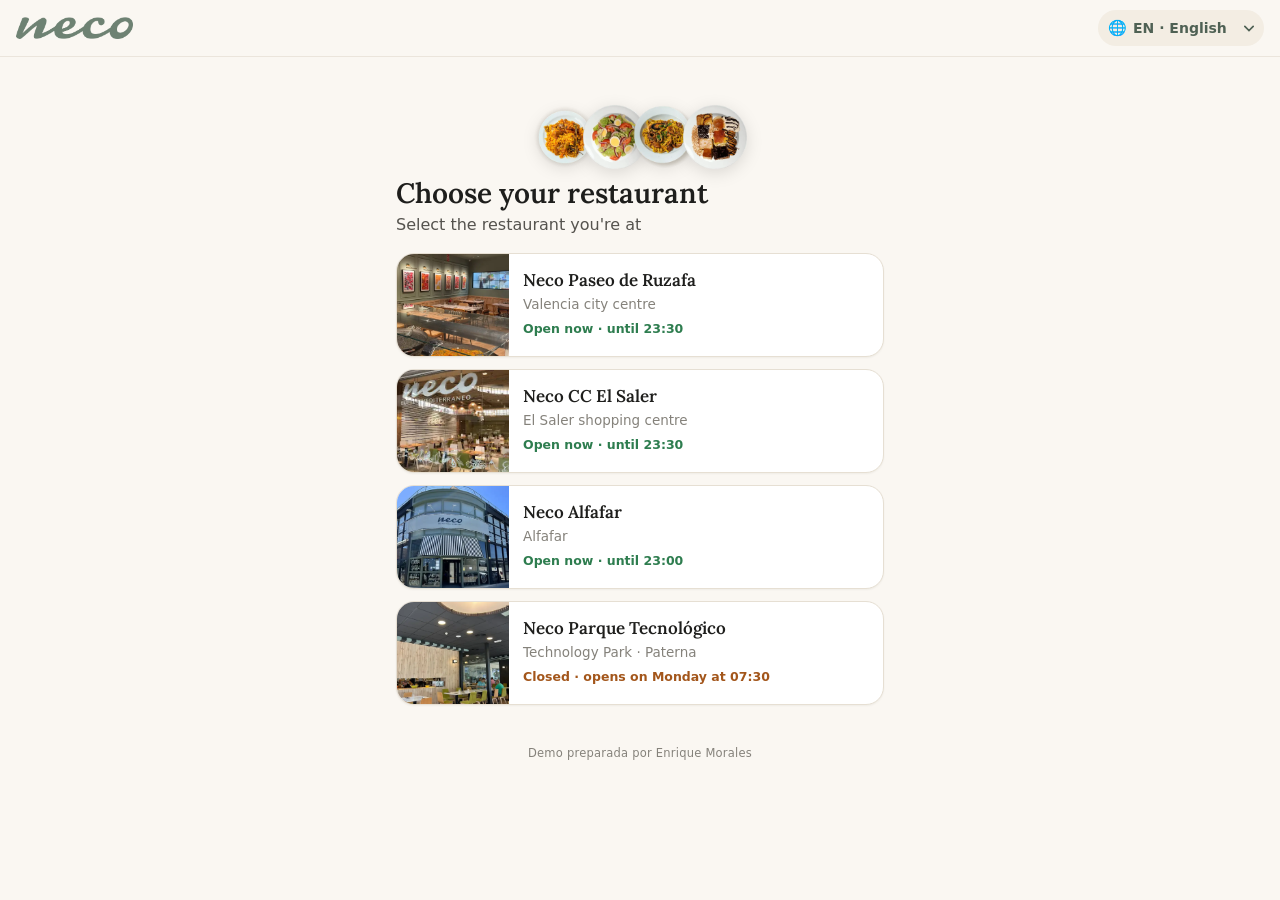
<file: index.html>
<!doctype html>
<html lang="es">
<head>
  <meta charset="utf-8">
  <meta name="viewport" content="width=device-width, initial-scale=1, viewport-fit=cover">
  <meta name="robots" content="noindex, nofollow">
  <meta name="color-scheme" content="light">
  <meta name="theme-color" content="#FAF7F2">
  <title>Neco Buffet · Tu opinión cuenta</title>
  <link rel="icon" type="image/png" href="img/favicon.png">
  <link rel="apple-touch-icon" href="img/apple-touch-icon.png">
  <link rel="preconnect" href="https://fonts.googleapis.com">
  <link rel="preconnect" href="https://fonts.gstatic.com" crossorigin>
  <link rel="stylesheet" href="https://fonts.googleapis.com/css2?family=Lora:ital,wght@0,500;0,600;1,500&display=swap">
  <link rel="stylesheet" href="css/estilos.css?v=18">
</head>
<body>
  <header class="barra">
    <a class="barra-logo" href="./" aria-label="Neco Buffet">
      <img src="img/logo-neco.png" alt="Neco Buffet" width="94" height="18">
    </a>
    <label class="idioma-sel"><span class="sr">Idioma / Language</span><span aria-hidden="true">🌐</span><select id="idioma"></select></label>
  </header>

  <main id="app" class="contenido"></main>

  <footer class="pie">
    <a id="cambiar-local" href="./"></a>
    <p id="pie-texto"></p>
  </footer>

  <script src="config.js?v=18"></script>
  <script src="js/i18n.js?v=18"></script>
  <script src="js/comun.js?v=18"></script>
  <script src="js/app.js?v=18"></script>
</body>
</html>
</file>
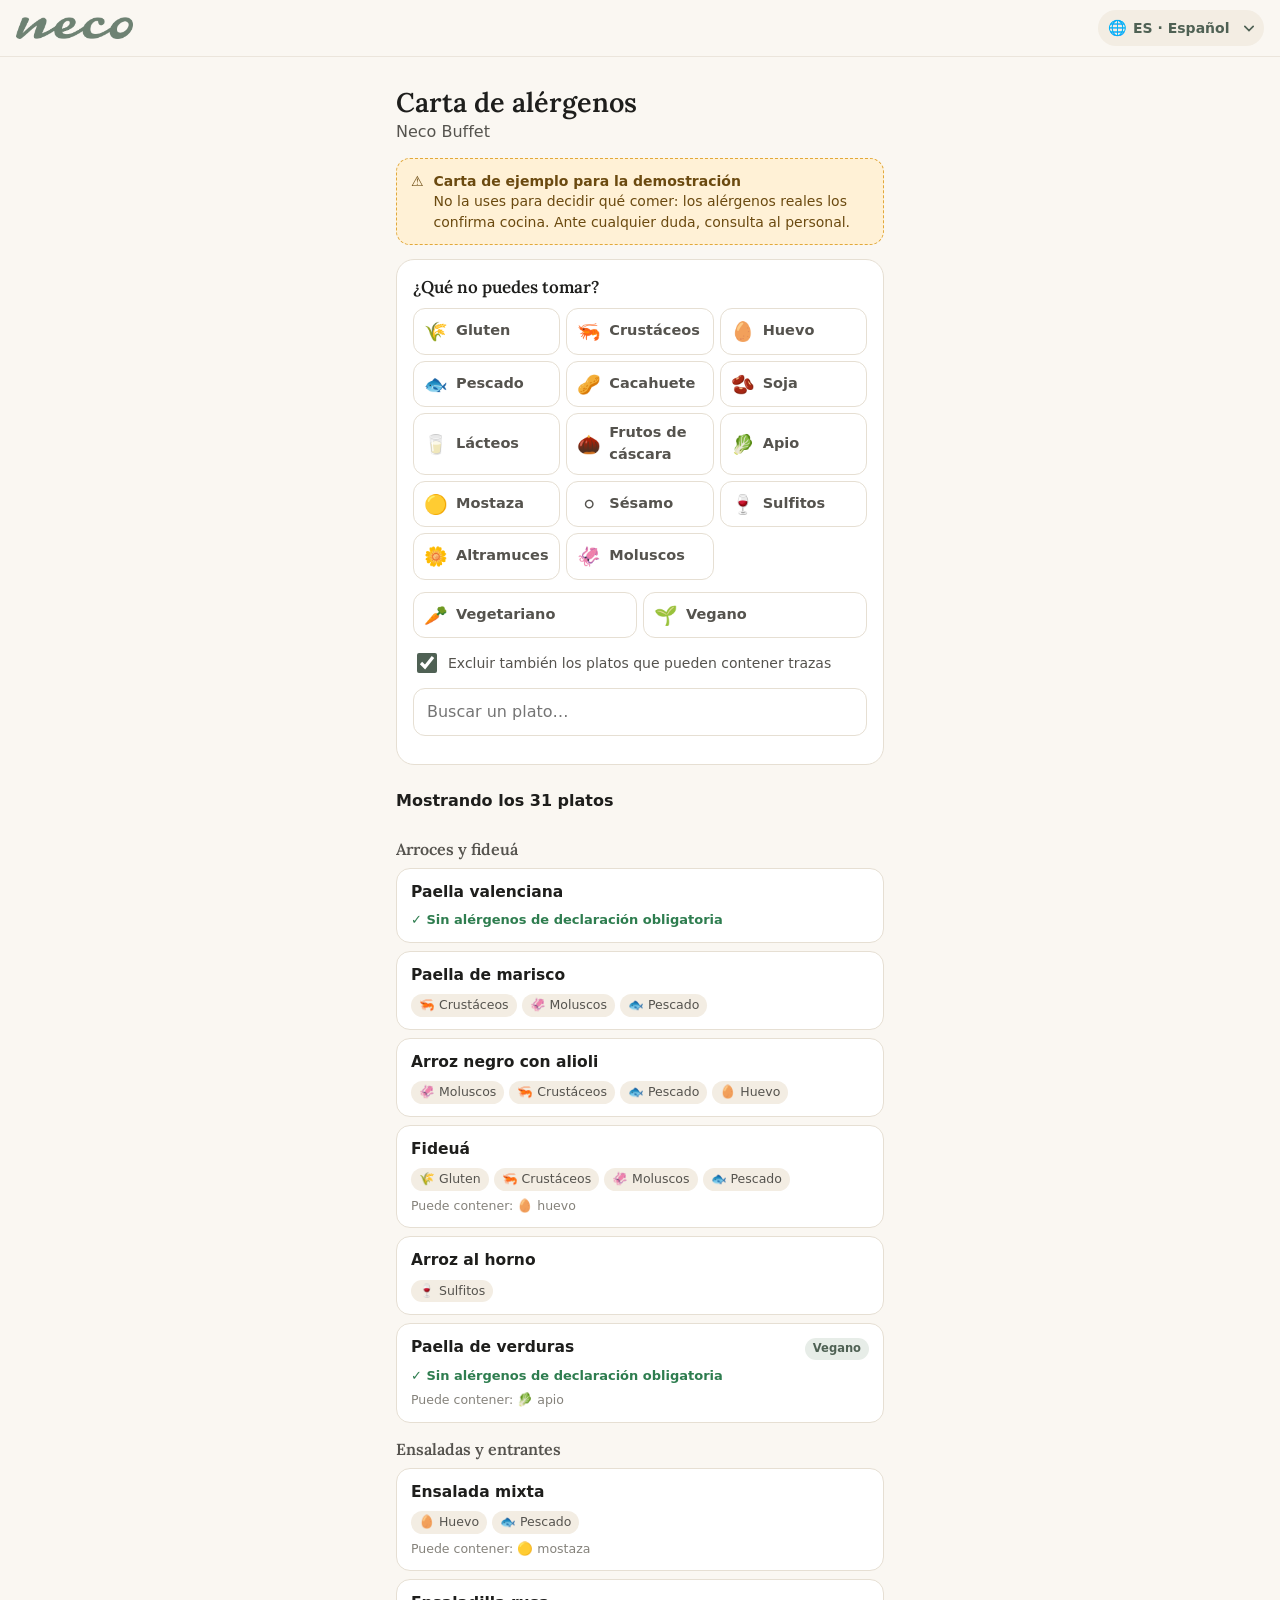
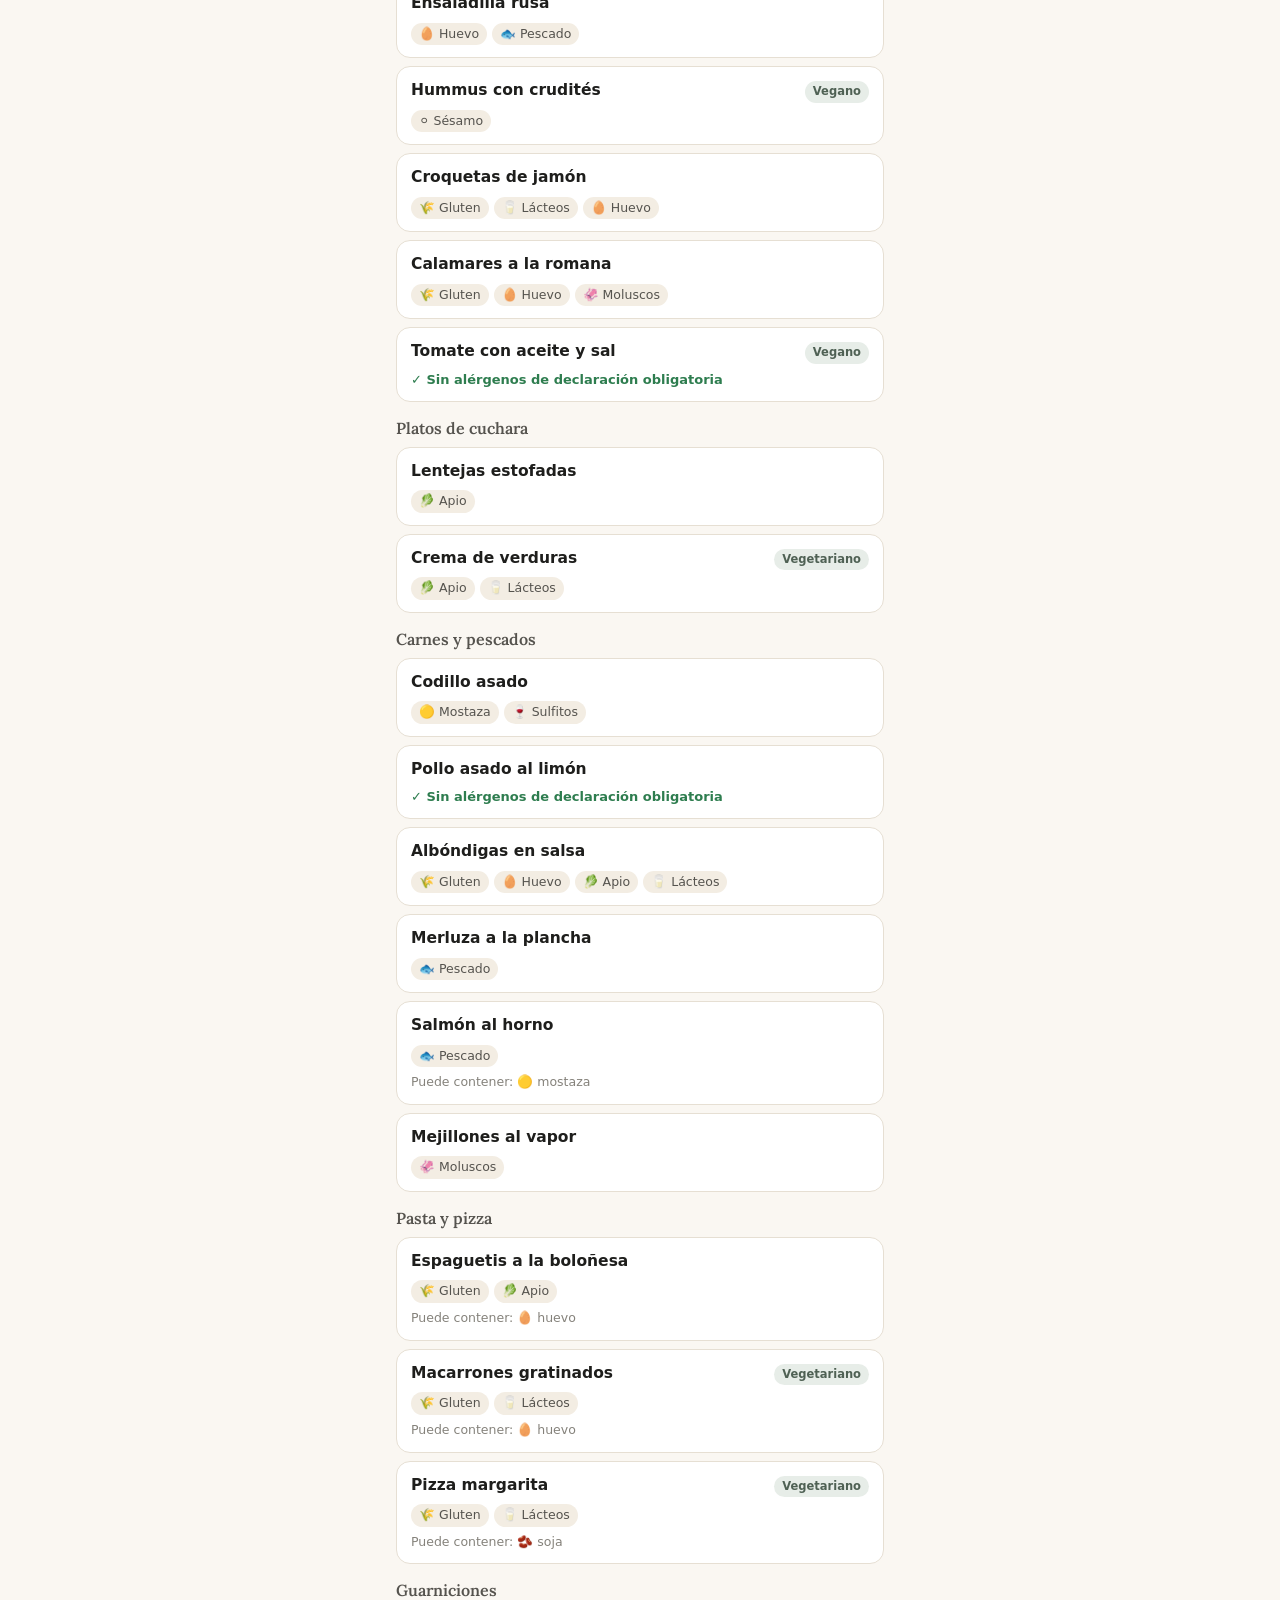
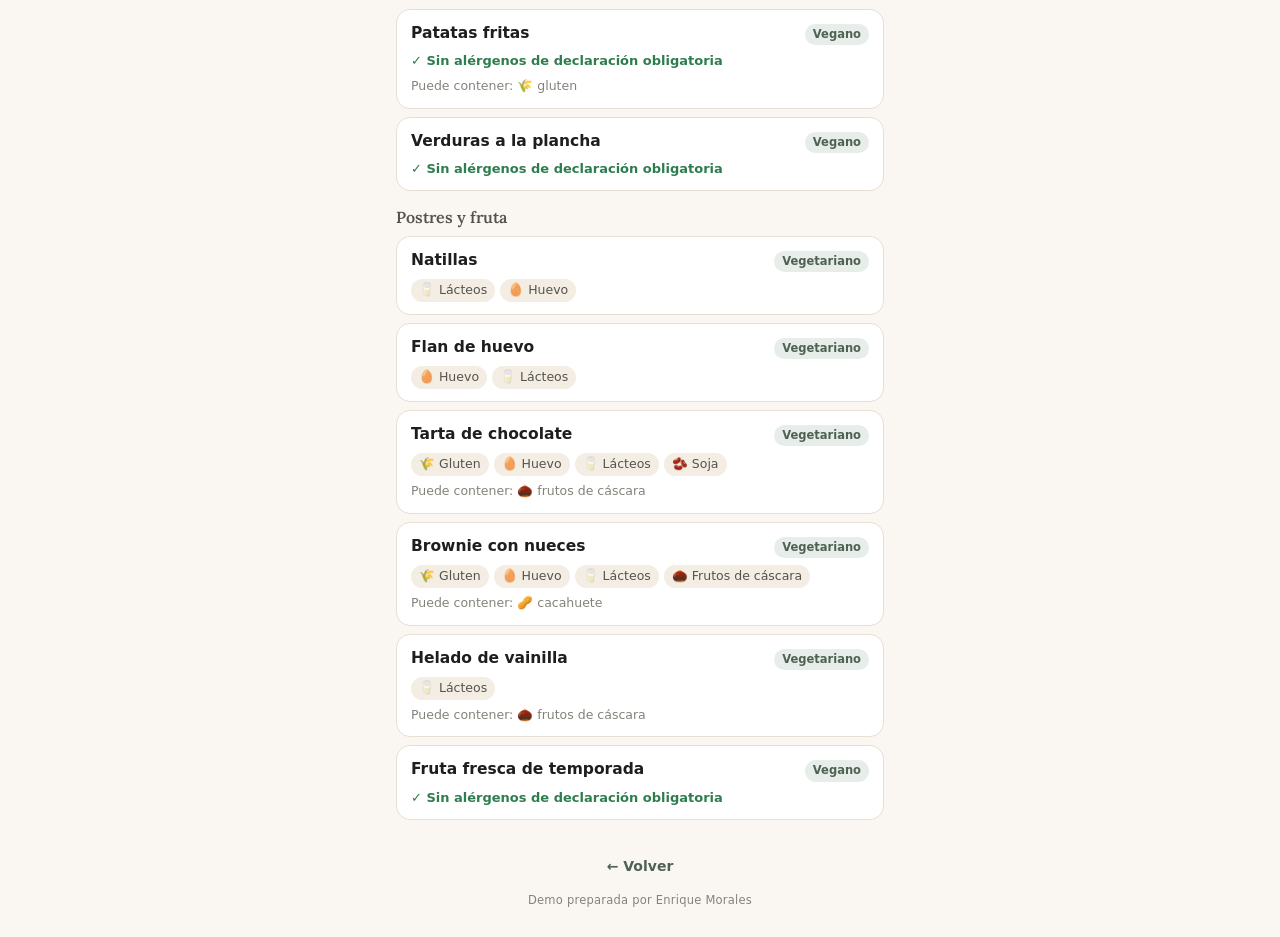
<file: alergenos.html>
<!doctype html>
<html lang="es">
<head>
  <meta charset="utf-8">
  <meta name="viewport" content="width=device-width, initial-scale=1, viewport-fit=cover">
  <meta name="robots" content="noindex, nofollow">
  <meta name="color-scheme" content="light">
  <meta name="theme-color" content="#FAF7F2">
  <title>Neco Buffet · Alérgenos</title>
  <link rel="icon" type="image/png" href="img/favicon.png">
  <link rel="apple-touch-icon" href="img/apple-touch-icon.png">
  <link rel="preconnect" href="https://fonts.googleapis.com">
  <link rel="preconnect" href="https://fonts.gstatic.com" crossorigin>
  <link rel="stylesheet" href="https://fonts.googleapis.com/css2?family=Lora:ital,wght@0,500;0,600;1,500&display=swap">
  <link rel="stylesheet" href="css/estilos.css?v=18">
  <style>
    .al-cab h1 { font: 600 27px/1.15 var(--serif); margin: 6px 0 2px; }
    .al-cab p { margin: 0; color: var(--tinta-2); }
    .aviso-al { display: flex; gap: 10px; margin: 14px 0; padding: 12px 14px; border-radius: 14px; font-size: 14px; line-height: 1.45; }
    .aviso-al.ej { background: #FFF1D6; color: #6B4A10; border: 1.5px dashed #E2A93B; }
    .aviso-al.ok { background: var(--verde-claro); color: var(--verde-osc); }
    .aviso-al b { display: block; }
    .bloque-f { background: var(--papel); border: 1px solid var(--borde); border-radius: var(--radio); padding: 16px; margin-bottom: 14px; }
    .bloque-f h2 { font: 600 17px/1.3 var(--serif); margin: 0 0 10px; }
    .al-chips { display: grid; grid-template-columns: repeat(2, 1fr); gap: 6px; }
    .al-chip {
      display: flex; align-items: center; gap: 8px; min-height: 44px; padding: 8px 10px; border-radius: 12px;
      border: 1.5px solid var(--borde); background: var(--papel); font-size: 14.5px; font-weight: 600; color: var(--tinta-2); cursor: pointer; text-align: left;
    }
    .al-chip .ico { font-size: 19px; width: 24px; text-align: center; flex: none; }
    .al-chip[aria-pressed="true"] { background: #FBEDE6; border-color: var(--terracota); color: #8E3A1E; }
    .al-chip[aria-pressed="true"]::after { content: "✕"; margin-left: auto; font-size: 13px; }
    .dietas { display: flex; gap: 6px; margin-top: 12px; flex-wrap: wrap; }
    .dietas .al-chip { flex: 1; min-width: 130px; }
    .dietas .al-chip[aria-pressed="true"] { background: var(--verde-claro); border-color: var(--verde); color: var(--verde-osc); }
    .dietas .al-chip[aria-pressed="true"]::after { content: "✓"; }
    .opc { display: flex; align-items: center; gap: 8px; margin-top: 12px; font-size: 14px; color: var(--tinta-2); }
    .opc input { width: 20px; height: 20px; accent-color: var(--verde-osc); }
    .buscar { margin-top: 12px; }
    .resumen { position: sticky; top: 52px; z-index: 5; margin: 0 -16px 10px; padding: 10px 16px; background: rgba(250,247,242,.95); backdrop-filter: blur(8px); -webkit-backdrop-filter: blur(8px); font-weight: 700; display: flex; justify-content: space-between; align-items: center; gap: 10px; }
    .resumen button { border: 0; background: none; color: var(--verde-osc); font-weight: 700; font-size: 14px; cursor: pointer; padding: 6px 0; }
    .cat-al { margin: 16px 0 8px; font: 600 16px/1.3 var(--serif); color: var(--tinta-2); }
    .plato { background: var(--papel); border: 1px solid var(--borde); border-radius: 14px; padding: 12px 14px; margin-bottom: 8px; }
    .plato-cab { display: flex; justify-content: space-between; gap: 10px; align-items: baseline; }
    .plato-cab strong { font-size: 15.5px; }
    .dieta-tag { flex: none; font-size: 11.5px; font-weight: 700; padding: 2px 8px; border-radius: 999px; background: var(--verde-claro); color: var(--verde-osc); }
    .al-lista { display: flex; flex-wrap: wrap; gap: 5px; margin-top: 7px; }
    .al-lista span { display: inline-flex; align-items: center; gap: 4px; padding: 2px 8px; border-radius: 999px; background: var(--crema-2); font-size: 12.5px; color: var(--tinta-2); }
    .al-lista span.choca { background: #FBEDE6; color: #8E3A1E; font-weight: 700; }
    .sin-al { margin-top: 6px; font-size: 13px; color: var(--ok); font-weight: 600; }
    .trazas { margin-top: 6px; font-size: 12.5px; color: var(--tinta-3); }
    details.no-aptos { margin-top: 18px; }
    details.no-aptos summary { cursor: pointer; font-weight: 700; color: var(--tinta-2); padding: 10px 0; }
    details.no-aptos .plato { opacity: .75; }
    .motivo { margin-top: 5px; font-size: 13px; color: #8E3A1E; font-weight: 600; }
    .vacio { text-align: center; color: var(--tinta-3); padding: 20px; }
    @media (min-width: 560px) { .al-chips { grid-template-columns: repeat(3, 1fr); } }
  </style>
</head>
<body>
  <header class="barra">
    <a class="barra-logo" id="volver-logo" href="./" aria-label="Neco Buffet"><img src="img/logo-neco.png" alt="Neco Buffet" width="94" height="18"></a>
    <label class="idioma-sel"><span class="sr">Idioma / Language</span><span aria-hidden="true">🌐</span><select id="idioma"></select></label>
  </header>
  <main class="contenido" id="al"></main>
  <footer class="pie"><a id="volver" href="./"></a><p id="pie-texto"></p></footer>

  <script src="config.js?v=18"></script>
  <script src="js/i18n.js?v=18"></script>
  <script src="js/comun.js?v=18"></script>
  <script src="js/carta.js?v=18"></script>
  <script>
  (function () {
    var C = window.CONFIG, K = window.CARTA, N = window.NECO;
    var p = new URLSearchParams(location.search);
    var localId = C.locales[p.get("local")] ? p.get("local") : null;
    var LS = "neco-alergenos";
    var T = {
      es: { titulo: "Carta de alérgenos", que: "¿Qué no puedes tomar?", dieta: "Dieta", veg: "Vegetariano", vegano: "Vegano",
        trazas: "Excluir también los platos que pueden contener trazas", buscar: "Buscar un plato…", aptos: "Puedes tomar {n} de {t} platos",
        todos: "Mostrando los {t} platos", limpiar: "Quitar filtros", noAptos: "No aptos para ti ({n})", contiene: "Contiene", puede: "Puede contener",
        sin: "Sin alérgenos de declaración obligatoria", motivo: "No apto: ", ejT: "Carta de ejemplo para la demostración",
        ejX: "No la uses para decidir qué comer: los alérgenos reales los confirma cocina. Ante cualquier duda, consulta al personal.",
        okT: "Revisada por cocina el {f}", okX: "La oferta del buffet cambia cada día. Ante cualquier duda, consulta al personal antes de servirte.",
        volver: "Volver", ninguno: "Ningún plato coincide con la búsqueda.", vegTag: "Vegetariano", veganoTag: "Vegano", dietaNo: "no es " },
      en: { titulo: "Allergen menu", que: "What can't you eat?", dieta: "Diet", veg: "Vegetarian", vegano: "Vegan",
        trazas: "Also exclude dishes that may contain traces", buscar: "Search a dish…", aptos: "You can have {n} of {t} dishes",
        todos: "Showing all {t} dishes", limpiar: "Clear filters", noAptos: "Not suitable for you ({n})", contiene: "Contains", puede: "May contain",
        sin: "No declarable allergens", motivo: "Not suitable: ", ejT: "Example menu for the demo",
        ejX: "Do not use it to decide what to eat: the kitchen confirms the real allergens. If in doubt, please ask our staff.",
        okT: "Checked by the kitchen on {f}", okX: "The buffet changes every day. If in doubt, please ask our staff before serving yourself.",
        volver: "Back", ninguno: "No dish matches your search.", vegTag: "Vegetarian", veganoTag: "Vegan", dietaNo: "not " },
      ca: { titulo: "Carta d'al·lèrgens", que: "Què no pots prendre?", dieta: "Dieta", veg: "Vegetarià", vegano: "Vegà",
        trazas: "Excloure també els plats que poden contindre traces", buscar: "Busca un plat…", aptos: "Pots prendre {n} de {t} plats",
        todos: "Mostrant els {t} plats", limpiar: "Llevar filtres", noAptos: "No aptes per a tu ({n})", contiene: "Conté", puede: "Pot contindre",
        sin: "Sense al·lèrgens de declaració obligatòria", motivo: "No apte: ", ejT: "Carta d'exemple per a la demostració",
        ejX: "No la utilitzes per a decidir què menjar: els al·lèrgens reals els confirma la cuina. Davant de qualsevol dubte, consulta el personal.",
        okT: "Revisada per la cuina el {f}", okX: "L'oferta del bufet canvia cada dia. Davant de qualsevol dubte, consulta el personal abans de servir-te.",
        volver: "Tornar", ninguno: "Cap plat coincideix amb la cerca.", vegTag: "Vegetarià", veganoTag: "Vegà", dietaNo: "no és " },
      fr: { titulo: "Carte des allergènes", que: "Que ne pouvez-vous pas manger ?", dieta: "Régime", veg: "Végétarien", vegano: "Végan",
        trazas: "Exclure aussi les plats pouvant contenir des traces", buscar: "Rechercher un plat…", aptos: "Vous pouvez manger {n} plats sur {t}",
        todos: "{t} plats affichés", limpiar: "Effacer les filtres", noAptos: "Ne vous conviennent pas ({n})", contiene: "Contient", puede: "Peut contenir",
        sin: "Sans allergène à déclaration obligatoire", motivo: "Ne convient pas : ", ejT: "Carte d'exemple pour la démonstration",
        ejX: "Ne l'utilisez pas pour choisir vos plats : la cuisine confirme les allergènes réels. En cas de doute, demandez au personnel.",
        okT: "Vérifiée par la cuisine le {f}", okX: "Le buffet change chaque jour. En cas de doute, demandez au personnel avant de vous servir.",
        volver: "Retour", ninguno: "Aucun plat ne correspond à la recherche.", vegTag: "Végétarien", veganoTag: "Végan", dietaNo: "pas " },
      de: { titulo: "Allergenkarte", que: "Was dürfen Sie nicht essen?", dieta: "Ernährung", veg: "Vegetarisch", vegano: "Vegan",
        trazas: "Auch Gerichte ausschließen, die Spuren enthalten können", buscar: "Gericht suchen…", aptos: "Sie können {n} von {t} Gerichten essen",
        todos: "Alle {t} Gerichte", limpiar: "Filter löschen", noAptos: "Nicht geeignet für Sie ({n})", contiene: "Enthält", puede: "Kann enthalten",
        sin: "Keine kennzeichnungspflichtigen Allergene", motivo: "Nicht geeignet: ", ejT: "Beispielkarte für die Demo",
        ejX: "Nicht zur Entscheidung verwenden: Die tatsächlichen Allergene bestätigt die Küche. Fragen Sie im Zweifel das Personal.",
        okT: "Von der Küche geprüft am {f}", okX: "Das Buffet wechselt täglich. Fragen Sie im Zweifel das Personal, bevor Sie sich bedienen.",
        volver: "Zurück", ninguno: "Kein Gericht entspricht der Suche.", vegTag: "Vegetarisch", veganoTag: "Vegan", dietaNo: "nicht " },
      it: { titulo: "Carta degli allergeni", que: "Cosa non puoi mangiare?", dieta: "Dieta", veg: "Vegetariano", vegano: "Vegano",
        trazas: "Escludi anche i piatti che possono contenere tracce", buscar: "Cerca un piatto…", aptos: "Puoi mangiare {n} piatti su {t}",
        todos: "Tutti i {t} piatti", limpiar: "Rimuovi filtri", noAptos: "Non adatti a te ({n})", contiene: "Contiene", puede: "Può contenere",
        sin: "Senza allergeni a dichiarazione obbligatoria", motivo: "Non adatto: ", ejT: "Carta di esempio per la demo",
        ejX: "Non usarla per decidere cosa mangiare: gli allergeni reali li conferma la cucina. In caso di dubbio, chiedi al personale.",
        okT: "Verificata dalla cucina il {f}", okX: "Il buffet cambia ogni giorno. In caso di dubbio, chiedi al personale prima di servirti.",
        volver: "Indietro", ninguno: "Nessun piatto corrisponde alla ricerca.", vegTag: "Vegetariano", veganoTag: "Vegano", dietaNo: "non è " },
    };
    var lang = T[p.get("lang")] ? p.get("lang") : (function () { try { var g = localStorage.getItem("neco-lang"); return T[g] ? g : "es"; } catch (e) { return "es"; } })();
    var sel = leer(), dieta = "", conTrazas = true, texto = "";
    function leer() { try { return JSON.parse(localStorage.getItem(LS) || "[]"); } catch (e) { return []; } }
    function guardar() { try { localStorage.setItem(LS, JSON.stringify(sel)); } catch (e) {} }
    function t(k, v) { return N.fmt(T[lang][k], v); }
    function nom(o) { return o[lang] || (lang === "ca" ? o.es : o.en) || o.es; }
    function esc(s) { return String(s).replace(/[&<>"]/g, function (c) { return { "&": "&amp;", "<": "&lt;", ">": "&gt;", '"': "&quot;" }[c]; }); }

    var platos = K.platos.filter(function (x) { return !x.locales || !localId || x.locales.indexOf(localId) !== -1; });

    function motivo(x) {
      var choque = x.alergenos.filter(function (a) { return sel.indexOf(a) !== -1; });
      var tr = conTrazas ? x.trazas.filter(function (a) { return sel.indexOf(a) !== -1; }) : [];
      var m = [];
      if (choque.length) m.push(t("contiene") + " " + choque.map(function (a) { return nom(K.ALERGENOS[a]).toLowerCase(); }).join(", "));
      if (tr.length) m.push(t("puede").toLowerCase() + " " + tr.map(function (a) { return nom(K.ALERGENOS[a]).toLowerCase(); }).join(", "));
      if (dieta === "vegano" && x.dieta !== "vegano") m.push(t("dietaNo") + t("vegano").toLowerCase());
      if (dieta === "vegetariano" && !x.dieta) m.push(t("dietaNo") + t("veg").toLowerCase());
      return m;
    }

    function tarjeta(x, m) {
      var al = x.alergenos.map(function (a) {
        return '<span class="' + (sel.indexOf(a) !== -1 ? "choca" : "") + '" title="' + esc(nom(K.ALERGENOS[a])) + '">' + K.ALERGENOS[a].ico + ' ' + esc(nom(K.ALERGENOS[a])) + '</span>';
      }).join("");
      return '<div class="plato"><div class="plato-cab"><strong>' + esc(nom(x)) + '</strong>' +
        (x.dieta ? '<span class="dieta-tag">' + t(x.dieta === "vegano" ? "veganoTag" : "vegTag") + '</span>' : '') + '</div>' +
        (al ? '<div class="al-lista">' + al + '</div>' : '<div class="sin-al">✓ ' + t("sin") + '</div>') +
        (x.trazas.length ? '<div class="trazas">' + t("puede") + ': ' + x.trazas.map(function (a) { return K.ALERGENOS[a].ico + " " + nom(K.ALERGENOS[a]).toLowerCase(); }).join(", ") + '</div>' : '') +
        (m && m.length ? '<div class="motivo">' + t("motivo") + esc(m.join(" · ")) + '</div>' : '') + '</div>';
    }

    function renderLista() {
      var q = texto.trim().toLowerCase();
      var visibles = platos.filter(function (x) { return !q || nom(x).toLowerCase().indexOf(q) !== -1 || x.es.toLowerCase().indexOf(q) !== -1; });
      var aptos = visibles.filter(function (x) { return !motivo(x).length; });
      var no = visibles.filter(function (x) { return motivo(x).length; });
      var hayFiltro = sel.length || dieta;
      var html = '<div class="resumen" aria-live="polite"><span>' + (hayFiltro ? t("aptos", { n: aptos.length, t: visibles.length }) : t("todos", { t: visibles.length })) + '</span>' +
        (hayFiltro ? '<button type="button" id="limpiar">' + t("limpiar") + '</button>' : '') + '</div>';
      if (!visibles.length) html += '<p class="vacio">' + t("ninguno") + '</p>';
      Object.keys(K.CATEGORIAS).forEach(function (c) {
        var g = aptos.filter(function (x) { return x.cat === c; });
        if (g.length) html += '<h3 class="cat-al">' + esc(nom(K.CATEGORIAS[c])) + '</h3>' + g.map(function (x) { return tarjeta(x); }).join("");
      });
      if (no.length) html += '<details class="no-aptos"><summary>' + t("noAptos", { n: no.length }) + '</summary>' + no.map(function (x) { return tarjeta(x, motivo(x)); }).join("") + '</details>';
      document.getElementById("lista").innerHTML = html;
    }

    function render() {
      document.documentElement.lang = lang;
      var si = document.getElementById("idioma");
      if (!si.options.length) si.innerHTML = window.IDIOMAS.map(function (x) { return '<option value="' + x.code + '">' + x.corto + ' · ' + x.nombre + '</option>'; }).join("");
      si.value = lang;
      var l = localId ? C.locales[localId] : null, volver = localId ? "./?local=" + localId : "./";
      document.getElementById("volver").href = document.getElementById("volver-logo").href = volver;
      document.getElementById("volver").textContent = "← " + t("volver");
      document.getElementById("pie-texto").textContent = C.marca.pie;
      document.title = (l ? l.nombre : C.marca.nombre) + " · " + t("titulo");
      var aviso = K.revisada
        ? '<div class="aviso-al ok"><span>✓</span><div><b>' + t("okT", { f: N.fechaDeIso(K.revisada).toLocaleDateString(N.localeDe(lang)) }) + '</b>' + t("okX") + '</div></div>'
        : '<div class="aviso-al ej"><span>⚠</span><div><b>' + t("ejT") + '</b>' + t("ejX") + '</div></div>';
      document.getElementById("al").innerHTML =
        '<div class="al-cab"><h1>' + t("titulo") + '</h1><p>' + esc(l ? l.nombre : C.marca.nombre) + '</p></div>' + aviso +
        '<section class="bloque-f"><h2>' + t("que") + '</h2><div class="al-chips">' +
          Object.keys(K.ALERGENOS).map(function (a) {
            return '<button type="button" class="al-chip" data-al="' + a + '" aria-pressed="' + (sel.indexOf(a) !== -1) + '"><span class="ico" aria-hidden="true">' + K.ALERGENOS[a].ico + '</span>' + esc(nom(K.ALERGENOS[a])) + '</button>';
          }).join("") + '</div>' +
          '<div class="dietas" role="group" aria-label="' + t("dieta") + '">' +
            '<button type="button" class="al-chip" data-dieta="vegetariano" aria-pressed="' + (dieta === "vegetariano") + '"><span class="ico">🥕</span>' + t("veg") + '</button>' +
            '<button type="button" class="al-chip" data-dieta="vegano" aria-pressed="' + (dieta === "vegano") + '"><span class="ico">🌱</span>' + t("vegano") + '</button></div>' +
          '<label class="opc"><input type="checkbox" id="trazas"' + (conTrazas ? " checked" : "") + '>' + t("trazas") + '</label>' +
          '<label class="campo buscar"><input type="search" id="buscar" placeholder="' + t("buscar") + '" value="' + esc(texto) + '"></label>' +
        '</section><div id="lista"></div>';
      renderLista();
    }

    document.addEventListener("click", function (e) {
      var a = e.target.closest("[data-al]"), d = e.target.closest("[data-dieta]");
      if (a) {
        var k = a.getAttribute("data-al"), i = sel.indexOf(k);
        if (i === -1) sel.push(k); else sel.splice(i, 1);
        a.setAttribute("aria-pressed", String(i === -1)); guardar(); renderLista();
      } else if (d) {
        dieta = dieta === d.getAttribute("data-dieta") ? "" : d.getAttribute("data-dieta");
        document.querySelectorAll("[data-dieta]").forEach(function (b) { b.setAttribute("aria-pressed", String(b.getAttribute("data-dieta") === dieta)); });
        renderLista();
      } else if (e.target.id === "limpiar") {
        sel = []; dieta = ""; guardar(); render();
      }
    });
    document.getElementById("idioma").addEventListener("change", function (e) {
      lang = e.target.value;
      try { localStorage.setItem("neco-lang", lang); } catch (err) {}
      render();
    });
    document.addEventListener("input", function (e) {
      if (e.target.id === "buscar") { texto = e.target.value; renderLista(); }
      if (e.target.id === "trazas") { conTrazas = e.target.checked; renderLista(); }
    });
    render();
  })();
  </script>
</body>
</html>
</file>
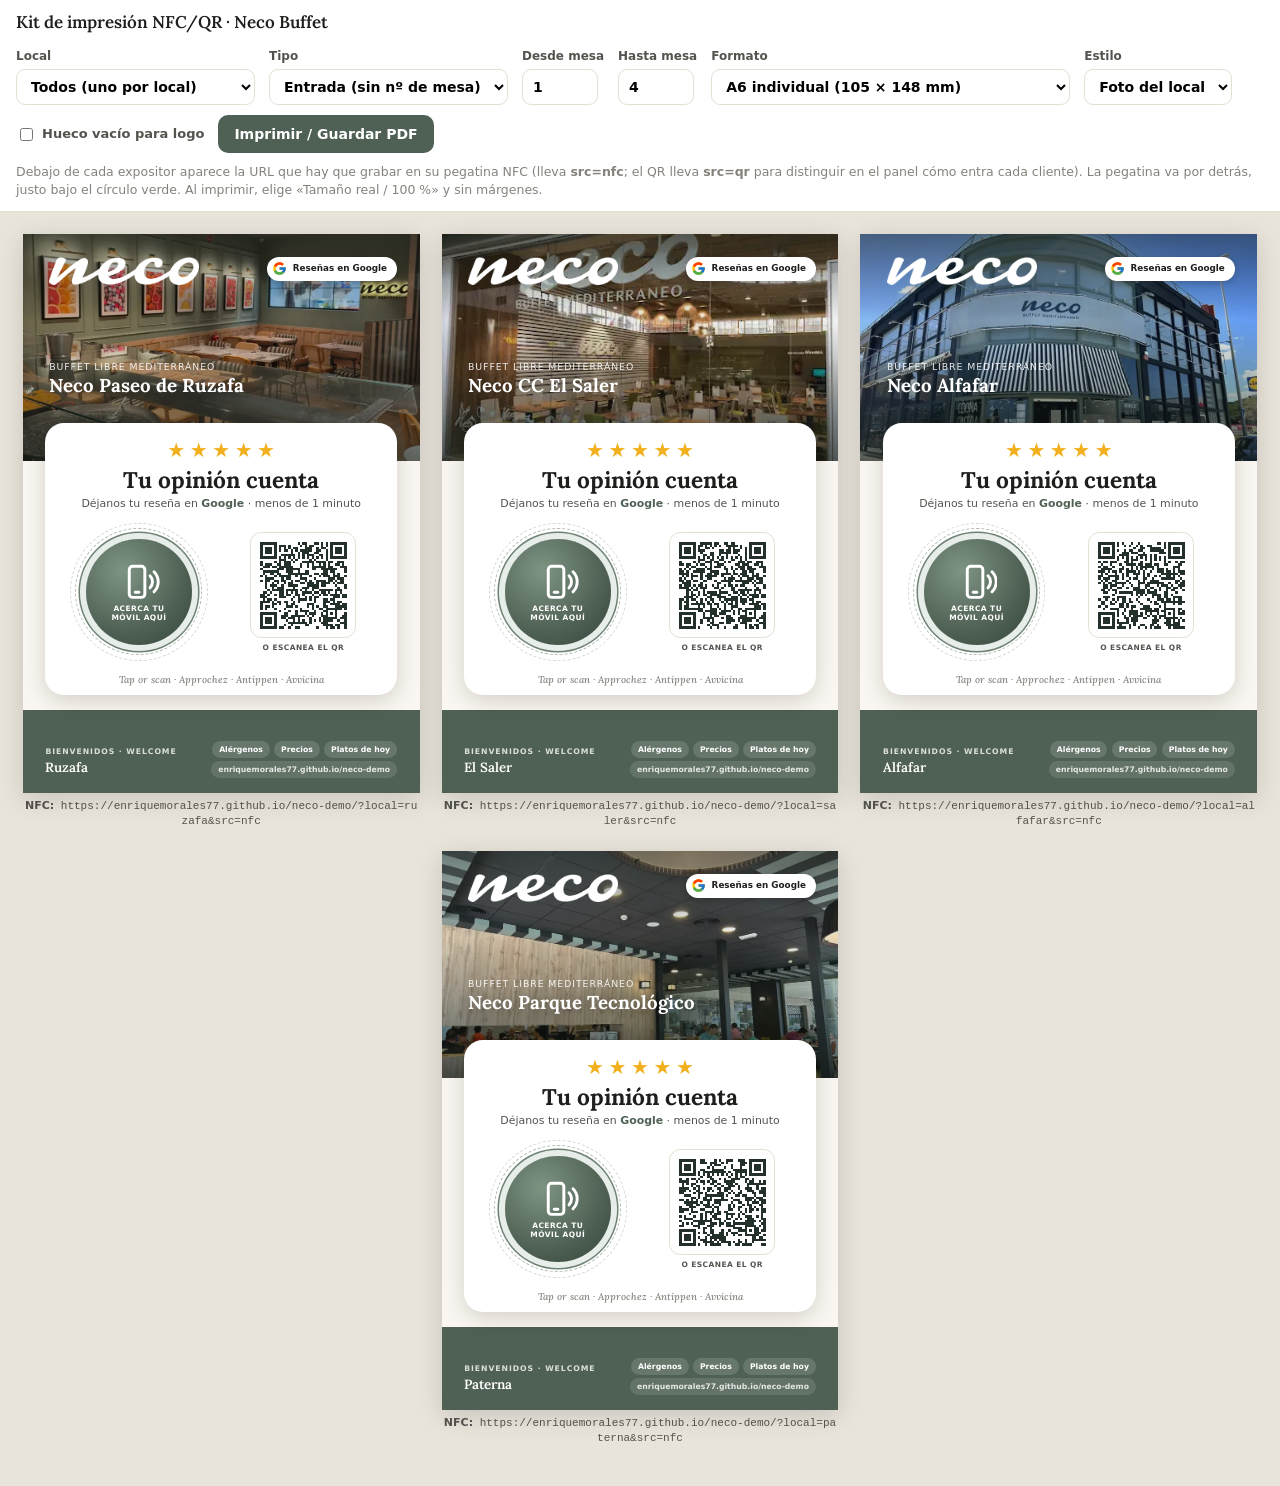
<file: expositor.html>
<!doctype html>
<html lang="es">
<head>
  <meta charset="utf-8">
  <meta name="viewport" content="width=device-width, initial-scale=1">
  <meta name="robots" content="noindex, nofollow">
  <title>Neco Buffet · Expositores NFC/QR</title>
  <link rel="icon" type="image/png" href="img/favicon.png">
  <link rel="preconnect" href="https://fonts.googleapis.com">
  <link rel="preconnect" href="https://fonts.gstatic.com" crossorigin>
  <link rel="stylesheet" href="https://fonts.googleapis.com/css2?family=Lora:ital,wght@0,500;0,600;0,700;1,500&display=swap">
  <style id="tam-pagina">@page { size: 105mm 148mm; margin: 0; }</style>
  <style>
    :root {
      --verde: #6E8273; --verde-osc: #4F6154; --verde-prof: #34433A; --crema: #FAF7F2; --crema-2: #F3EDE3;
      --tinta: #1E1E1C; --tinta-2: #55534E; --tinta-3: #85827B; --terracota: #C8623E; --oro: #F2B01E; --borde: #E6DFD3;
      --serif: "Lora", Georgia, serif;
      --sans: system-ui, -apple-system, "Segoe UI", Roboto, Arial, sans-serif;
    }
    * { box-sizing: border-box; }
    body { margin: 0; background: #E9E4DA; color: var(--tinta); font: 14px/1.45 var(--sans); }

    /* ---------- controles (solo pantalla) ---------- */
    .controles {
      position: sticky; top: 0; z-index: 5; display: flex; flex-wrap: wrap; gap: 10px 14px; align-items: end;
      padding: 12px 16px; background: #fff; border-bottom: 1px solid var(--borde);
    }
    .controles h1 { font: 600 17px/1.2 var(--serif); margin: 0 12px 6px 0; width: 100%; }
    .controles label { display: grid; gap: 3px; font-size: 12px; font-weight: 600; color: var(--tinta-2); }
    .controles select, .controles input[type=number] {
      min-height: 36px; padding: 6px 10px; border: 1.5px solid var(--borde); border-radius: 9px; font: inherit; font-size: 14px; background: #fff;
    }
    .controles input[type=number] { width: 76px; }
    .controles .check { display: flex; align-items: center; gap: 6px; font-size: 13px; min-height: 36px; }
    .controles button {
      min-height: 38px; padding: 8px 16px; border: 0; border-radius: 10px; background: var(--verde-osc); color: #fff;
      font: inherit; font-weight: 700; cursor: pointer;
    }
    .ayuda { width: 100%; margin: 0; font-size: 12.5px; color: var(--tinta-3); }

    .hojas { display: flex; flex-wrap: wrap; gap: 22px; justify-content: center; padding: 22px 12px 40px; }
    .item { display: grid; gap: 6px; justify-items: center; }
    .url-nfc { max-width: 105mm; font: 11px/1.35 ui-monospace, Consolas, monospace; color: var(--tinta-2); word-break: break-all; text-align: center; }
    .url-nfc b { font-family: var(--sans); }

    /* =========================================================
       ESTILO «FOTO» (por defecto): foto del local + tarjeta + zona NFC
       ========================================================= */
    .a6 { width: 105mm; height: 148mm; position: relative; overflow: hidden; background: var(--crema); box-shadow: 0 6px 24px rgba(0, 0, 0, .14); }

    .f-foto { position: absolute; left: 0; right: 0; top: 0; height: 60mm; background: var(--verde-osc) center / cover no-repeat; }
    .f-foto::after { content: ""; position: absolute; inset: 0; background: linear-gradient(180deg, rgba(22, 30, 25, .55) 0%, rgba(22, 30, 25, .05) 38%, rgba(22, 30, 25, .70) 100%); }
    .f-logo { position: absolute; z-index: 1; top: 6mm; left: 7mm; height: 7.5mm; width: auto; }
    .f-hueco { position: absolute; z-index: 1; top: 5mm; left: 7mm; width: 40mm; height: 11mm; border: .4mm dashed rgba(255,255,255,.8); border-radius: 2mm; display: grid; place-items: center; color: #fff; font-size: 7pt; letter-spacing: .14em; text-transform: uppercase; }
    .f-badge {
      position: absolute; z-index: 1; top: 6mm; right: 6mm; display: flex; align-items: center; gap: 1.4mm;
      padding: 1.2mm 2.6mm 1.2mm 1.4mm; border-radius: 99px; background: #fff; font: 700 6.6pt/1 var(--sans); color: var(--tinta);
      box-shadow: 0 .6mm 2mm rgba(0,0,0,.2);
    }
    .f-badge svg { width: 4mm; height: 4mm; }
    .f-local { position: absolute; z-index: 1; left: 7mm; right: 7mm; top: 32mm; color: #fff; }
    .f-local b { display: block; font: 700 14pt/1.1 var(--serif); text-shadow: 0 .5mm 3mm rgba(0,0,0,.35); }
    .f-local span { font-size: 7pt; letter-spacing: .1em; text-transform: uppercase; opacity: .9; }

    .f-card {
      position: absolute; left: 6mm; right: 6mm; top: 50mm; bottom: 26mm; z-index: 2;
      background: #fff; border-radius: 5mm; box-shadow: 0 1.5mm 6mm rgba(40, 30, 10, .18);
      display: flex; flex-direction: column; align-items: center; padding: 4.5mm 5mm 4mm; text-align: center;
    }
    .f-estrellas { font-size: 15pt; letter-spacing: 1.2mm; color: var(--oro); line-height: 1; margin-left: 1.2mm; }
    .f-titulo { font: 700 17pt/1.1 var(--serif); margin: 2mm 0 1mm; color: var(--tinta); }
    .f-sub { margin: 0; font-size: 8.2pt; color: var(--tinta-2); }
    .f-sub b { color: var(--verde-osc); }
    .f-duo { display: grid; grid-template-columns: 1fr 1fr; gap: 4mm; align-items: center; margin-top: 5.3mm; width: 100%; }
    .f-nfc {
      position: relative; width: 28mm; height: 28mm; margin: 0 auto; border-radius: 50%;
      background: radial-gradient(circle at 35% 30%, #7E9483, var(--verde-osc) 60%, var(--verde-prof));
      color: #fff; display: flex; flex-direction: column; align-items: center; justify-content: center; gap: .8mm;
      box-shadow: 0 0 0 1.6mm #E7EDE8, 0 0 0 2mm var(--verde);
    }
    .f-nfc::before, .f-nfc::after { content: ""; position: absolute; border-radius: 50%; border: .35mm dashed rgba(110,130,115,.55); }
    .f-nfc::before { inset: -2.8mm; }
    .f-nfc::after { inset: -4.2mm; border-color: rgba(110,130,115,.3); }
    .f-nfc svg { width: 11mm; height: 11mm; }
    .f-nfc span { font: 800 5.6pt/1.2 var(--sans); letter-spacing: .06em; text-transform: uppercase; max-width: 22mm; }
    .f-qr-caja { display: grid; justify-items: center; gap: 1.6mm; }
    .f-qr { width: 28mm; height: 28mm; padding: 1.7mm; border-radius: 3mm; background: #fff; border: .45mm solid var(--borde); }
    .f-qr svg { width: 100%; height: 100%; display: block; }
    .f-et { font: 800 5.6pt/1 var(--sans); letter-spacing: .06em; text-transform: uppercase; color: var(--tinta-2); }
    .f-en { margin: auto 0 0; padding-top: 6mm; font: italic 500 7.4pt/1.3 var(--serif); color: var(--tinta-3); }

    .f-banda {
      position: absolute; left: 0; right: 0; bottom: 0; height: 22mm; padding: 0 6mm; z-index: 1;
      display: flex; align-items: flex-end; padding-bottom: 4.2mm; justify-content: space-between; gap: 3mm;
      background: var(--verde-osc); color: #fff;
    }
    .f-mesa { display: flex; align-items: center; gap: 2.4mm; }
    .f-mesa i {
      font-style: normal; width: 13mm; height: 13mm; border-radius: 50%; background: #fff; color: var(--verde-osc);
      display: grid; place-items: center; font: 700 14pt/1 var(--serif);
    }
    .f-mesa small { display: block; font: 700 5.8pt/1.3 var(--sans); letter-spacing: .12em; text-transform: uppercase; opacity: .8; }
    .f-mesa b { font: 600 10pt/1.15 var(--serif); }
    .f-chips { display: flex; flex-direction: column; align-items: flex-end; gap: .9mm; text-align: right; }
    .f-chips div { display: flex; gap: 1.2mm; }
    .f-chips span { padding: .7mm 1.8mm; border-radius: 99px; background: rgba(255,255,255,.14); font-size: 5.8pt; font-weight: 600; white-space: nowrap; }
    .f-dom { font-size: 6pt; opacity: .85; }

    /* =========================================================
       ESTILO «SENCILLO» (el anterior)
       ========================================================= */
    .s .logo-zona { width: 100%; height: 27mm; display: grid; place-items: center; padding-top: 3mm; }
    .s .logo-zona img { height: 11mm; width: auto; }
    .s .hueco-logo { width: 52mm; height: 17mm; border: .4mm dashed #B9B1A2; border-radius: 3mm; display: grid; place-items: center; font-size: 8pt; letter-spacing: .12em; text-transform: uppercase; color: var(--tinta-3); }
    .s { display: flex; flex-direction: column; align-items: center; }
    .s .titulo { font: 600 17pt/1.1 var(--serif); margin: 0 0 1mm; text-align: center; }
    .s .instruccion { display: flex; align-items: center; gap: 2mm; margin: 0 0 4mm; font-size: 10.5pt; font-weight: 700; color: var(--verde-osc); }
    .s .instruccion svg { width: 5mm; height: 5mm; flex: none; }
    .s .zona-qr { display: flex; align-items: center; gap: 4mm; }
    .s .qr { width: 46mm; height: 46mm; padding: 3mm; background: #fff; border-radius: 4mm; box-shadow: 0 .4mm 1.5mm rgba(0,0,0,.08); }
    .s .qr svg { width: 100%; height: 100%; display: block; }
    .s .nfc { width: 22mm; height: 22mm; border-radius: 50%; border: .5mm dashed var(--verde); display: grid; place-items: center; text-align: center; color: var(--verde-osc); background: rgba(110,130,115,.07); }
    .s .nfc svg { width: 9mm; height: 9mm; margin: 0 auto -.5mm; display: block; }
    .s .nfc span { font-size: 6.5pt; font-weight: 800; letter-spacing: .08em; }
    .s .opciones { display: flex; gap: 2.5mm; margin: 5mm 0 0; font-size: 7.5pt; color: var(--tinta-2); font-weight: 600; }
    .s .opciones span { padding: 1mm 2.4mm; border-radius: 99px; background: var(--crema-2); white-space: nowrap; }
    .s .en { margin: 2.5mm 0 0; font: italic 500 8.5pt/1.2 var(--serif); color: var(--tinta-3); }
    .s .pie-a6 { position: absolute; left: 0; right: 0; bottom: 0; height: 15mm; padding: 0 6mm; display: flex; align-items: center; justify-content: space-between; background: var(--verde-osc); color: #fff; }
    .s .mesa-n { font: 600 15pt/1 var(--serif); white-space: nowrap; }
    .s .mesa-n small { display: block; font: 600 6.5pt/1.3 var(--sans); letter-spacing: .1em; text-transform: uppercase; opacity: .75; margin-bottom: .6mm; }
    .s .local-n { text-align: right; font-size: 7.5pt; line-height: 1.35; }
    .s .local-n b { display: block; font-size: 8.5pt; }
    .s .deco { position: absolute; width: 30mm; height: 30mm; }
    .s .deco.d1 { right: -9mm; top: 9mm; }
    .s .deco.d2 { left: -11mm; top: 13mm; width: 26mm; height: 26mm; }

    /* ---------- formatos ---------- */
    body.a4 .hojas { gap: 0; }
    .hoja-a4 { width: 210mm; height: 296mm; display: grid; grid-template-columns: 105mm 105mm; grid-template-rows: 148mm 148mm; background: #fff; box-shadow: 0 6px 24px rgba(0,0,0,.14); }
    .hoja-a4 .a6 { box-shadow: none; outline: .2mm dashed #D8D1C4; outline-offset: -.1mm; }
    /* Cartel A4: el mismo diseño a doble tamaño (A4 = 2 × A6) */
    .cartel { width: 210mm; height: 296mm; overflow: hidden; background: #fff; box-shadow: 0 6px 24px rgba(0,0,0,.14); }
    .cartel .a6 { transform: scale(2); transform-origin: 0 0; box-shadow: none; }

    /* ---------- pegatina redonda Ø 80 mm (6 por A4) ---------- */
    .hoja-peg { width: 210mm; height: 296mm; padding: 14mm 17mm; display: grid; grid-template-columns: 80mm 80mm; grid-auto-rows: 80mm; gap: 14mm 16mm; justify-content: center; align-content: start; background: #fff; box-shadow: 0 6px 24px rgba(0,0,0,.14); }
    .peg { width: 80mm; height: 80mm; position: relative; }
    .peg > svg.anillo { position: absolute; inset: 0; width: 80mm; height: 80mm; }
    .peg-centro { position: absolute; left: 50%; top: 50%; width: 52mm; height: 52mm; margin: -26mm 0 0 -26mm; border-radius: 50%; display: flex; flex-direction: column; align-items: center; justify-content: center; text-align: center; }
    .peg-centro .estr { color: var(--oro); font-size: 9pt; letter-spacing: .8mm; line-height: 1; margin-left: .8mm; }
    .peg-centro .qr { width: 27mm; height: 27mm; margin: 1.4mm 0 1mm; }
    .peg-centro .qr svg { width: 100%; height: 100%; display: block; }
    .peg-centro small { font: 800 5pt/1.2 var(--sans); letter-spacing: .05em; text-transform: uppercase; color: var(--verde-osc); display: flex; align-items: center; gap: .8mm; }
    .peg-centro small svg { width: 3.4mm; height: 3.4mm; }

    /* ---------- placa de caja 100 × 100 mm ---------- */
    .placa { width: 100mm; height: 100mm; position: relative; overflow: hidden; color: #fff; padding: 7mm 7mm 6mm;
      background: radial-gradient(130% 110% at 100% 0%, #7E9483 0%, var(--verde-osc) 50%, var(--verde-prof) 100%);
      display: flex; flex-direction: column; box-shadow: 0 6px 24px rgba(0,0,0,.14); }
    .placa::after { content: ""; position: absolute; left: 0; right: 0; bottom: 0; height: 1.6mm; background: var(--terracota); }
    .placa-top { display: flex; justify-content: space-between; align-items: center; }
    .placa-top img { height: 7mm; }
    .placa-top .estr { color: var(--oro); font-size: 11pt; letter-spacing: .8mm; }
    .placa h2 { font: 700 17pt/1.08 var(--serif); margin: 5mm 0 1.5mm; }
    .placa p { margin: 0; font-size: 8.4pt; opacity: .92; }
    .placa-duo { display: flex; align-items: center; justify-content: space-between; gap: 4mm; margin-top: 6mm; }
    .placa-nfc { width: 36mm; height: 36mm; border-radius: 50%; background: rgba(255,255,255,.12); border: .5mm dashed rgba(255,255,255,.7);
      display: flex; flex-direction: column; align-items: center; justify-content: center; gap: .8mm; text-align: center; flex: none; }
    .placa-nfc svg { width: 11mm; height: 11mm; }
    .placa-nfc span { font: 800 5.4pt/1.2 var(--sans); letter-spacing: .06em; text-transform: uppercase; max-width: 22mm; }
    .placa-qr { width: 42mm; height: 42mm; padding: 2.2mm; border-radius: 3mm; background: #fff; flex: none; }
    .placa-qr svg { width: 100%; height: 100%; display: block; }
    .placa-pie { margin-top: auto; font-size: 6.4pt; opacity: .85; }

    /* ---------- vinilo de puerta A5 ---------- */
    .vinilo { width: 148mm; height: 210mm; position: relative; overflow: hidden; background: #fff; text-align: center; padding: 14mm 12mm 12mm;
      display: flex; flex-direction: column; align-items: center; box-shadow: 0 6px 24px rgba(0,0,0,.14); border: .3mm solid #EEE8DD; }
    .vinilo img.logo { height: 12mm; }
    .vinilo .estr { color: var(--oro); font-size: 22pt; letter-spacing: 2mm; margin: 7mm 0 0 2mm; line-height: 1; }
    .vinilo h2 { font: 700 25pt/1.08 var(--serif); margin: 4mm 0 2mm; color: var(--tinta); }
    .vinilo .g { display: inline-flex; align-items: center; gap: 2mm; font: 700 12pt var(--sans); color: var(--tinta-2); }
    .vinilo .g svg { width: 6mm; height: 6mm; }
    .vinilo .duo { display: flex; align-items: center; gap: 9mm; margin: 12mm 0 0; }
    .vinilo .nfc { width: 48mm; height: 48mm; border-radius: 50%; color: #fff; flex: none;
      background: radial-gradient(circle at 35% 30%, #7E9483, var(--verde-osc) 60%, var(--verde-prof));
      box-shadow: 0 0 0 2mm #E7EDE8, 0 0 0 2.5mm var(--verde);
      display: flex; flex-direction: column; align-items: center; justify-content: center; gap: 1mm; }
    .vinilo .nfc svg { width: 18mm; height: 18mm; }
    .vinilo .nfc span { font: 800 7pt/1.2 var(--sans); letter-spacing: .06em; text-transform: uppercase; max-width: 30mm; }
    .vinilo .qr { width: 62mm; height: 62mm; padding: 3mm; border: .6mm solid var(--borde); border-radius: 4mm; }
    .vinilo .qr svg { width: 100%; height: 100%; display: block; }
    .vinilo .idiomas { margin-top: auto; font: italic 500 9pt/1.5 var(--serif); color: var(--tinta-3); }
    .vinilo .franja { position: absolute; left: 0; right: 0; bottom: 0; height: 3mm; background: linear-gradient(90deg, var(--verde-osc) 0 70%, var(--terracota) 70%); }

    body.solo { background: transparent; }
    body.solo .controles, body.solo .url-nfc { display: none; }
    body.solo .hojas { padding: 0; display: block; }
    body.solo .a6, body.solo .placa, body.solo .vinilo { box-shadow: none; }

    @media print {
      body { background: none; }
      .controles, .url-nfc { display: none !important; }
      .hojas { display: block; padding: 0; }
      .item { display: block; }
      .a6, .hoja-a4, .cartel, .hoja-peg, .placa, .vinilo { box-shadow: none; break-after: page; page-break-after: always; }
      .vinilo { border: 0; }
      .hoja-a4 .a6, .cartel .a6 { break-after: auto; page-break-after: auto; }
      * { -webkit-print-color-adjust: exact; print-color-adjust: exact; }
    }
  </style>
</head>
<body>
  <form class="controles" id="controles">
    <h1>Kit de impresión NFC/QR · Neco Buffet</h1>
    <label>Local
      <select name="local" id="c-local"></select>
    </label>
    <label>Tipo
      <select name="modo" id="c-modo">
        <option value="entrada">Entrada (sin nº de mesa)</option>
        <option value="mesas">Mesas</option>
      </select>
    </label>
    <label id="l-desde">Desde mesa <input type="number" name="desde" id="c-desde" min="1" value="1"></label>
    <label id="l-hasta">Hasta mesa <input type="number" name="hasta" id="c-hasta" min="1" value="4"></label>
    <label>Formato
      <select name="formato" id="c-formato">
        <option value="a6">A6 individual (105 × 148 mm)</option>
        <option value="a4">4 A6 por hoja A4</option>
        <option value="cartel">Cartel A4 (entrada)</option>
        <option value="pegatinas">Pegatinas redondas Ø 80 mm (6 por A4)</option>
        <option value="placa">Placa de caja 100 × 100 mm</option>
        <option value="vinilo">Vinilo de puerta A5 (148 × 210 mm)</option>
      </select>
    </label>
    <label>Estilo
      <select name="estilo" id="c-estilo">
        <option value="foto">Foto del local</option>
        <option value="sencillo">Sencillo</option>
      </select>
    </label>
    <label class="check"><input type="checkbox" id="c-hueco"> Hueco vacío para logo</label>
    <button type="button" id="imprimir">Imprimir / Guardar PDF</button>
    <p class="ayuda">Debajo de cada expositor aparece la URL que hay que grabar en su pegatina NFC (lleva <b>src=nfc</b>; el QR lleva <b>src=qr</b> para distinguir en el panel cómo entra cada cliente). La pegatina va por detrás, justo bajo el círculo verde. Al imprimir, elige «Tamaño real / 100 %» y sin márgenes.</p>
  </form>

  <div class="hojas" id="hojas"></div>

  <script src="config.js?v=18"></script>
  <script src="js/comun.js?v=18"></script>
  <script src="js/vendor/qrcode.js?v=18"></script>
  <script>
  (function () {
    var C = window.CONFIG, N = window.NECO;
    var ids = Object.keys(C.locales);
    var $ = function (id) { return document.getElementById(id); };
    var p = new URLSearchParams(location.search);

    $("c-local").innerHTML = '<option value="todos">Todos (uno por local)</option>' +
      ids.map(function (id) { return '<option value="' + id + '">' + C.locales[id].nombre + '</option>'; }).join("");
    $("c-local").value = C.locales[p.get("local")] ? p.get("local") : "todos";
    if (p.get("modo") === "mesas") $("c-modo").value = "mesas";
    if (p.get("desde")) $("c-desde").value = p.get("desde");
    if (p.get("hasta")) $("c-hasta").value = p.get("hasta");
    if (["a4", "cartel", "pegatinas", "placa", "vinilo"].indexOf(p.get("formato")) !== -1) $("c-formato").value = p.get("formato");
    if (p.get("estilo") === "sencillo") $("c-estilo").value = "sencillo";
    if (p.get("hueco") === "1") $("c-hueco").checked = true;
    if (p.get("solo") === "1") document.body.classList.add("solo");   // solo la pieza, para hacer imágenes

    var NFC = '<svg viewBox="0 0 24 24" fill="none" stroke="currentColor" stroke-width="1.7" stroke-linecap="round" stroke-linejoin="round" aria-hidden="true"><rect x="6.5" y="3" width="9" height="18" rx="2"/><path d="M10 18h2"/><path d="M18.5 8.5a5 5 0 0 1 0 7M20.8 6.2a8.2 8.2 0 0 1 0 11.6"/></svg>';
    var G = '<svg viewBox="0 0 48 48" aria-hidden="true"><path fill="#FFC107" d="M43.6 20.1H42V20H24v8h11.3c-1.6 4.7-6.1 8-11.3 8-6.6 0-12-5.4-12-12s5.4-12 12-12c3.1 0 5.8 1.2 8 3l5.7-5.7C34 6.1 29.3 4 24 4 13 4 4 13 4 24s9 20 20 20 20-9 20-20c0-1.3-.1-2.6-.4-3.9z"/><path fill="#FF3D00" d="M6.3 14.7l6.6 4.8C14.7 15.1 19 12 24 12c3.1 0 5.8 1.2 8 3l5.7-5.7C34 6.1 29.3 4 24 4 16.3 4 9.7 8.3 6.3 14.7z"/><path fill="#4CAF50" d="M24 44c5.2 0 9.9-2 13.4-5.2l-6.2-5.2c-2 1.5-4.5 2.4-7.2 2.4-5.2 0-9.6-3.3-11.3-7.9l-6.5 5C9.5 39.6 16.2 44 24 44z"/><path fill="#1976D2" d="M43.6 20.1H42V20H24v8h11.3c-.8 2.2-2.2 4.2-4.1 5.6l6.2 5.2C37 39.2 44 34 44 24c0-1.3-.1-2.6-.4-3.9z"/></svg>';

    function svgQR(texto) {
      var qr = qrcode(0, "M");
      qr.addData(texto);
      qr.make();
      var n = qr.getModuleCount(), d = "";
      for (var r = 0; r < n; r++) for (var c = 0; c < n; c++) if (qr.isDark(r, c)) d += "M" + c + " " + r + "h1v1h-1z";
      return '<svg viewBox="-1 -1 ' + (n + 2) + ' ' + (n + 2) + '" shape-rendering="crispEdges" aria-label="QR"><path fill="#24302A" d="' + d + '"/></svg>';
    }

    /* ---------- estilo «foto» ---------- */
    function tarjetaFoto(id, mesa) {
      var l = C.locales[id], hueco = $("c-hueco").checked;
      return '<div class="a6">' +
        '<div class="f-foto" style="background-image:url(\'' + l.imagen + '\')"></div>' +
        (hueco ? '<div class="f-hueco">Logo</div>' : '<img class="f-logo" src="' + C.marca.logoBlanco + '" alt="' + C.marca.nombre + '">') +
        '<div class="f-badge">' + G + 'Reseñas en Google</div>' +
        '<div class="f-local"><span>Buffet libre mediterráneo</span><b>' + l.nombre + '</b></div>' +

        '<div class="f-card">' +
          '<div class="f-estrellas" aria-hidden="true">★★★★★</div>' +
          '<p class="f-titulo">Tu opinión cuenta</p>' +
          '<p class="f-sub">Déjanos tu reseña en <b>Google</b> · menos de 1 minuto</p>' +
          '<div class="f-duo">' +
            '<div class="f-nfc">' + NFC + '<span>Acerca tu móvil aquí</span></div>' +
            '<div class="f-qr-caja"><div class="f-qr">' + svgQR(N.urlLocal(id, mesa, "qr")) + '</div><span class="f-et">o escanea el QR</span></div>' +
          '</div>' +
          '<p class="f-en">Tap or scan · Approchez · Antippen · Avvicina</p>' +
        '</div>' +

        '<div class="f-banda">' +
          '<div class="f-mesa">' + (mesa
            ? '<i>' + mesa + '</i><div><small>Mesa · Table</small><b>' + l.corto + '</b></div>'
            : '<div><small>Bienvenidos · Welcome</small><b>' + l.corto + '</b></div>') + '</div>' +
          '<div class="f-chips"><div><span>Alérgenos</span><span>Precios</span><span>Platos de hoy</span></div><span class="f-dom">' + C.dominioVisible + '</span></div>' +
        '</div>' +
      '</div>';
    }

    /* ---------- estilo «sencillo» (el anterior) ---------- */
    function tarjetaSencilla(id, mesa) {
      var l = C.locales[id], hueco = $("c-hueco").checked;
      return '<div class="a6 s">' +
        '<img class="deco d1" src="img/plato-paella.webp" alt=""><img class="deco d2" src="img/plato-ensalada.webp" alt="">' +
        '<div class="logo-zona">' + (hueco ? '<div class="hueco-logo">Logo</div>' : '<img src="' + C.marca.logo + '" alt="' + C.marca.nombre + '">') + '</div>' +
        '<p class="titulo">Tu opinión cuenta</p>' +
        '<p class="instruccion">' + NFC + 'Acerca tu móvil o escanea el QR</p>' +
        '<div class="zona-qr"><div class="qr">' + svgQR(N.urlLocal(id, mesa, "qr")) + '</div>' +
        '<div class="nfc">' + NFC + '<span>NFC</span></div></div>' +
        '<div class="opciones"><span>⭐ Reseña en Google</span><span>Alérgenos</span><span>Platos de hoy</span></div>' +
        '<p class="en">Tap your phone or scan the QR code</p>' +
        '<div class="pie-a6"><div class="mesa-n">' + (mesa ? '<small>Mesa · Table</small>' + mesa : '<small>Welcome</small>Bienvenidos') + '</div>' +
        '<div class="local-n"><b>' + l.nombre + '</b>' + C.dominioVisible + '</div></div>' +
        '</div>';
    }

    function tarjeta(id, mesa) { return $("c-estilo").value === "sencillo" ? tarjetaSencilla(id, mesa) : tarjetaFoto(id, mesa); }

    /* Pegatina redonda: anillo verde con texto curvo y centro blanco con el QR */
    var nPeg = 0;
    function pegatina(id, mesa) {
      var l = C.locales[id], k = "p" + (nPeg++);
      var abajo = (mesa ? "MESA " + mesa + " · " : "") + l.corto.toUpperCase();
      return '<div class="peg"><svg class="anillo" viewBox="0 0 80 80" aria-hidden="true">' +
        '<defs><path id="' + k + 'a" d="M 13 40 A 27 27 0 0 1 67 40"/><path id="' + k + 'b" d="M 9.5 40 A 30.5 30.5 0 0 0 70.5 40"/></defs>' +
        '<circle cx="40" cy="40" r="40" fill="#4F6154"/><circle cx="40" cy="40" r="38.6" fill="none" stroke="#C8623E" stroke-width=".9"/>' +
        '<circle cx="40" cy="40" r="26.5" fill="#fff"/>' +
        '<text font-family="Lora, Georgia, serif" font-weight="700" font-size="5.2" fill="#fff" letter-spacing=".5"><textPath href="#' + k + 'a" startOffset="50%" text-anchor="middle">TU OPINIÓN CUENTA</textPath></text>' +
        '<text font-family="system-ui, Segoe UI, Arial, sans-serif" font-weight="800" font-size="3.6" fill="#fff" letter-spacing=".6"><textPath href="#' + k + 'b" startOffset="50%" text-anchor="middle">' + abajo + '</textPath></text>' +
        '<text x="9" y="41.3" font-size="3.4" fill="#F2B01E" text-anchor="middle">★</text><text x="71" y="41.3" font-size="3.4" fill="#F2B01E" text-anchor="middle">★</text>' +
        '</svg><div class="peg-centro"><div class="estr">★★★★★</div><div class="qr">' + svgQR(N.urlLocal(id, mesa, "qr")) + '</div>' +
        '<small>' + NFC + 'Acerca o escanea</small></div></div>';
    }

    /* Placa de caja: para el mostrador o la salida (sin número de mesa) */
    function placa(id) {
      var l = C.locales[id];
      return '<div class="placa"><div class="placa-top"><img src="' + C.marca.logoBlanco + '" alt="' + C.marca.nombre + '"><span class="estr">★★★★★</span></div>' +
        '<h2>Tu opinión cuenta</h2><p>Déjanos tu reseña en Google · menos de 1 minuto</p>' +
        '<div class="placa-duo"><div class="placa-nfc">' + NFC + '<span>Acerca tu móvil aquí</span></div>' +
        '<div class="placa-qr">' + svgQR(N.urlLocal(id, "", "qr")) + '</div></div>' +
        '<div class="placa-pie">' + l.nombre + ' · Tap or scan · Approchez ou scannez · Antippen · Avvicina</div></div>';
    }

    /* Vinilo de puerta: fondo blanco para el cristal, legible desde fuera */
    function vinilo(id) {
      var l = C.locales[id];
      return '<div class="vinilo"><img class="logo" src="' + C.marca.logo + '" alt="' + C.marca.nombre + '">' +
        '<div class="estr">★★★★★</div><h2>¿Ya nos conoces?<br>Cuéntalo en Google</h2>' +
        '<span class="g">' + G + 'Déjanos tu reseña · ' + l.corto + '</span>' +
        '<div class="duo"><div class="nfc">' + NFC + '<span>Acerca tu móvil aquí</span></div><div class="qr">' + svgQR(N.urlLocal(id, "", "qr")) + '</div></div>' +
        '<p class="idiomas">Leave us a Google review · Laissez-nous un avis<br>Bewerten Sie uns · Lasciaci una recensione<br><b style="font-style:normal;font-family:var(--sans);font-size:8pt;letter-spacing:.12em;color:var(--verde-osc)">ES · VA · EN · FR · DE · IT</b></p>' +
        '<div class="franja"></div></div>';
    }

    function render() {
      var local = $("c-local").value, modo = $("c-modo").value, formato = $("c-formato").value;
      $("l-desde").hidden = $("l-hasta").hidden = modo !== "mesas";
      var lista = [];
      (local === "todos" ? ids : [local]).forEach(function (id) {
        if (modo === "entrada") { lista.push([id, ""]); return; }
        var desde = Math.max(1, +$("c-desde").value || 1), hasta = Math.min(C.locales[id].mesas, Math.max(desde, +$("c-hasta").value || desde));
        for (var m = desde; m <= hasta; m++) lista.push([id, String(m)]);
      });
      document.body.classList.toggle("a4", formato === "a4");
      $("tam-pagina").textContent = "@page { size: " + ({ a6: "105mm 148mm", placa: "100mm 100mm", vinilo: "148mm 210mm" }[formato] || "210mm 297mm") + "; margin: 0; }";
      $("c-estilo").disabled = ["pegatinas", "placa", "vinilo"].indexOf(formato) !== -1;
      nPeg = 0;
      var porLocal = (local === "todos" ? ids : [local]).map(function (id) { return [id, ""]; });

      var nfc = function (x) { return '<div class="url-nfc"><b>NFC:</b> ' + N.urlLocal(x[0], x[1], "nfc") + '</div>'; };
      if (formato === "a4") {
        var html = "";
        for (var i = 0; i < lista.length; i += 4) {
          html += '<div class="hoja-a4">' + lista.slice(i, i + 4).map(function (x) { return tarjeta(x[0], x[1]); }).join("") + '</div>';
        }
        $("hojas").innerHTML = html;
      } else if (formato === "pegatinas") {
        var hp = "";
        for (var j = 0; j < lista.length; j += 6) hp += '<div class="hoja-peg">' + lista.slice(j, j + 6).map(function (x) { return pegatina(x[0], x[1]); }).join("") + '</div>';
        $("hojas").innerHTML = hp;
      } else if (formato === "placa" || formato === "vinilo") {
        $("hojas").innerHTML = porLocal.map(function (x) { return '<div class="item">' + (formato === "placa" ? placa(x[0]) : vinilo(x[0])) + nfc(x) + '</div>'; }).join("");
      } else if (formato === "cartel") {
        $("hojas").innerHTML = lista.map(function (x) { return '<div class="item"><div class="cartel">' + tarjeta(x[0], x[1]) + '</div>' + nfc(x) + '</div>'; }).join("");
      } else {
        $("hojas").innerHTML = lista.map(function (x) { return '<div class="item">' + tarjeta(x[0], x[1]) + nfc(x) + '</div>'; }).join("");
      }
    }

    $("controles").addEventListener("input", render);
    $("controles").addEventListener("change", render);
    $("imprimir").addEventListener("click", function () { window.print(); });
    render();
  })();
  </script>
</body>
</html>
</file>
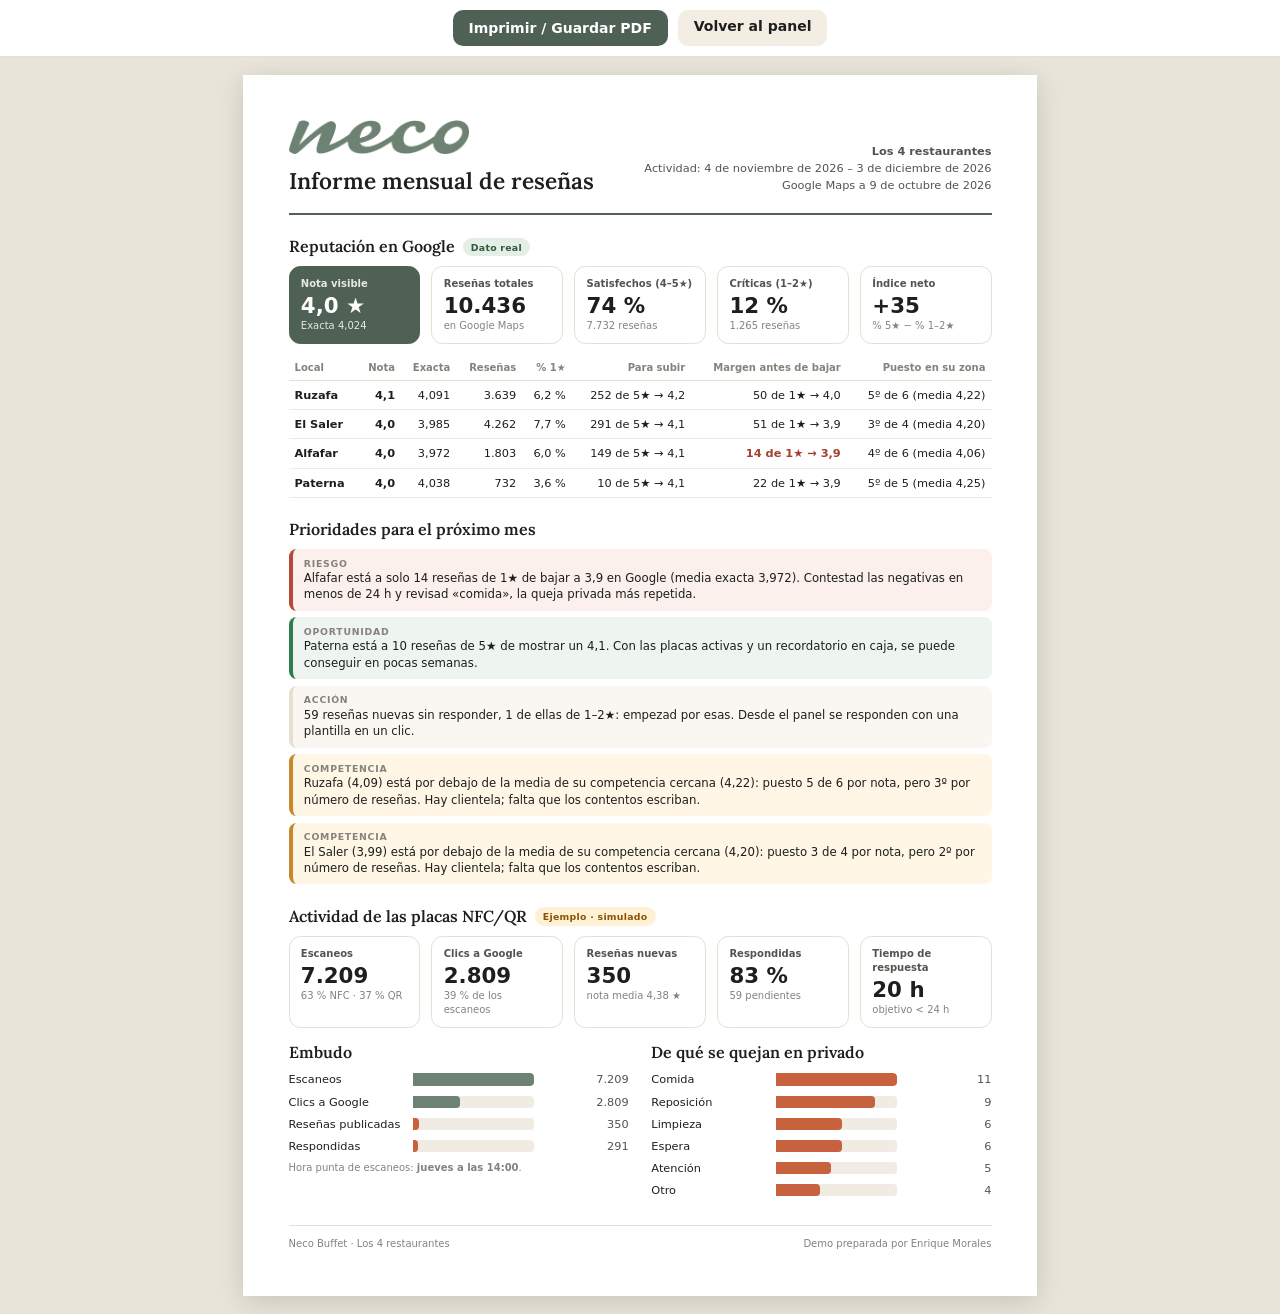
<file: informe.html>
<!doctype html>
<html lang="es">
<head>
  <meta charset="utf-8">
  <meta name="viewport" content="width=device-width, initial-scale=1">
  <meta name="robots" content="noindex, nofollow">
  <meta name="color-scheme" content="light">
  <title>Neco Buffet · Informe mensual de reseñas</title>
  <link rel="icon" type="image/png" href="img/favicon.png">
  <link rel="preconnect" href="https://fonts.googleapis.com">
  <link rel="preconnect" href="https://fonts.gstatic.com" crossorigin>
  <link rel="stylesheet" href="https://fonts.googleapis.com/css2?family=Lora:ital,wght@0,500;0,600;1,500&display=swap">
  <style>
    @page { size: A4; margin: 12mm 12mm 14mm; }
    :root {
      --verde: #6E8273; --verde-osc: #4F6154; --verde-claro: #E7EDE8; --crema: #FAF7F2; --crema-2: #F3EDE3;
      --tinta: #1E1E1C; --tinta-2: #55534E; --tinta-3: #85827B; --borde: #E6DFD3; --terracota: #C8623E;
      --serif: "Lora", Georgia, serif; --sans: system-ui, -apple-system, "Segoe UI", Roboto, Arial, sans-serif;
    }
    * { box-sizing: border-box; -webkit-print-color-adjust: exact; print-color-adjust: exact; }
    body { margin: 0; background: #E9E4DA; color: var(--tinta); font: 10pt/1.42 var(--sans); }
    .acciones { position: sticky; top: 0; z-index: 2; display: flex; gap: 10px; justify-content: center; padding: 10px; background: #fff; border-bottom: 1px solid var(--borde); }
    .acciones button, .acciones a { min-height: 36px; padding: 8px 16px; border-radius: 10px; border: 0; background: var(--verde-osc); color: #fff; font: 700 14px var(--sans); cursor: pointer; text-decoration: none; }
    .acciones a { background: var(--crema-2); color: var(--tinta); }
    .hoja { width: 210mm; min-height: 297mm; margin: 18px auto; padding: 12mm; background: #fff; box-shadow: 0 6px 24px rgba(0,0,0,.14); }
    .cab { display: flex; justify-content: space-between; align-items: flex-end; gap: 12px; padding-bottom: 5mm; border-bottom: 2px solid var(--verde-osc); }
    .cab img { height: 9mm; }
    .cab h1 { font: 600 17pt/1.15 var(--serif); margin: 2mm 0 0; }
    .cab .meta { text-align: right; font-size: 8.5pt; color: var(--tinta-2); line-height: 1.5; }
    h2 { font: 600 12pt/1.2 var(--serif); margin: 6mm 0 2.5mm; display: flex; align-items: center; gap: 8px; }
    .tag { font: 700 7pt var(--sans); letter-spacing: .03em; padding: 1mm 2.2mm; border-radius: 99px; }
    .tag-real { background: #E3EEE6; color: #2F5A3E; }
    .tag-ej { background: #FFF1D6; color: #8A5300; }
    .cifras { display: grid; grid-template-columns: repeat(5, 1fr); gap: 3mm; }
    .cifra { border: 1px solid var(--borde); border-radius: 3mm; padding: 2.6mm 3mm; }
    .cifra .et { font-size: 7.5pt; color: var(--tinta-2); font-weight: 600; }
    .cifra .v { font-size: 16pt; font-weight: 750; line-height: 1.2; margin-top: .6mm; }
    .cifra .s { font-size: 7.5pt; color: var(--tinta-3); }
    .cifra.dest { background: var(--verde-osc); border-color: var(--verde-osc); color: #fff; }
    .cifra.dest .et, .cifra.dest .s { color: rgba(255,255,255,.85); }
    table { width: 100%; border-collapse: collapse; font-size: 8.5pt; font-variant-numeric: tabular-nums; }
    th { text-align: left; font-weight: 600; color: var(--tinta-3); font-size: 7.5pt; padding: 1.4mm 1.6mm; border-bottom: 1px solid var(--borde); }
    td { padding: 1.6mm; border-bottom: 1px solid #F0EBE2; }
    td.n, th.n { text-align: right; }
    .mal { color: #A3402F; font-weight: 700; }
    .recs { margin: 0; padding: 0; list-style: none; display: grid; gap: 1.8mm; }
    .recs li { padding: 2mm 3mm; border-radius: 2mm; background: var(--crema); border-left: 1.2mm solid var(--borde); font-size: 8.8pt; }
    .recs li b { font-size: 7pt; letter-spacing: .08em; text-transform: uppercase; color: var(--tinta-3); display: block; }
    .r-riesgo { border-left-color: #B9473A !important; background: #FBF0EC !important; }
    .r-oportunidad { border-left-color: #2E7D4F !important; background: #EEF5F0 !important; }
    .r-competencia { border-left-color: #C8892A !important; background: #FFF6E6 !important; }
    .dos { display: grid; grid-template-columns: 1fr 1fr; gap: 6mm; }
    .barras { display: grid; grid-template-columns: 30mm 1fr 22mm; gap: 1.6mm 3mm; align-items: center; font-size: 8.5pt; }
    .pista { height: 3.2mm; background: #F1ECE3; border-radius: 0 1mm 1mm 0; overflow: hidden; }
    .pista i { display: block; height: 100%; background: var(--verde); border-radius: 0 1mm 1mm 0; }
    .pista.t i { background: var(--terracota); }
    .barras .n { text-align: right; color: var(--tinta-2); }
    .nota { font-size: 7.5pt; color: var(--tinta-3); margin: 2mm 0 0; }
    .pie { margin-top: 7mm; padding-top: 3mm; border-top: 1px solid var(--borde); display: flex; justify-content: space-between; font-size: 7.5pt; color: var(--tinta-3); }
    @media print {
      body { background: none; }
      .acciones { display: none; }
      .hoja { width: auto; min-height: 0; margin: 0; padding: 0; box-shadow: none; }
      h2 { break-after: avoid; }
      .bloque { break-inside: avoid; }
    }
  </style>
</head>
<body>
  <div class="acciones">
    <button type="button" onclick="window.print()">Imprimir / Guardar PDF</button>
    <a href="panel.html">Volver al panel</a>
  </div>
  <article class="hoja" id="hoja"></article>

  <script src="config.js?v=18"></script>
  <script src="js/comun.js?v=18"></script>
  <script src="js/datos-demo.js?v=18"></script>
  <script src="js/metricas.js?v=18"></script>
  <script>
  (function () {
    var C = window.CONFIG, N = window.NECO, M = window.METRICAS;
    var p = new URLSearchParams(location.search);
    var lista = C.locales[p.get("local")] ? [p.get("local")] : M.ids;
    var num = function (n) { return N.num(n, "es"); };
    var dec = function (n, d) { return n.toFixed(d).replace(".", ","); };
    var pct = function (a, b) { return b ? Math.round(a / b * 100) + " %" : "–"; };
    var fLarga = function (iso) { return N.fechaDeIso(iso).toLocaleDateString("es-ES", { day: "numeric", month: "long", year: "numeric" }); };
    function esc(s) { return String(s).replace(/[&<>"]/g, function (c) { return { "&": "&amp;", "<": "&lt;", ">": "&gt;", '"': "&quot;" }[c]; }); }

    M.cargarDatos().then(function (r) {
      var D = r.datos, real = r.modo === "real";
      var a = M.agregado(lista), u = M.umbrales(a);
      var ambito = lista.length > 1 ? "Los 4 restaurantes" : C.locales[lista[0]].nombre;
      var tagPlacas = real ? '<span class="tag tag-real">Real · contador</span>' : '<span class="tag tag-ej">Ejemplo · simulado</span>';
      var sat = a.e[4] + a.e[5], cri = a.e[1] + a.e[2], neto = (a.e[5] - cri) / a.n * 100;

      var filas = lista.map(function (id) {
        var x = M.agregado([id]), ux = M.umbrales(x), rk = M.ranking(id);
        return '<tr><td><b>' + esc(C.locales[id].corto) + '</b></td><td class="n"><b>' + dec(ux.vis, 1) + '</b></td><td class="n">' + dec(x.media, 3) + '</td>' +
          '<td class="n">' + num(x.n) + '</td><td class="n">' + dec(x.e[1] / x.n * 100, 1) + ' %</td>' +
          '<td class="n">' + num(ux.n5) + ' de 5★ → ' + dec(ux.vis + .1, 1) + '</td>' +
          '<td class="n' + (ux.n1 <= 20 ? " mal" : "") + '">' + num(ux.n1) + ' de 1★ → ' + dec(ux.vis - .1, 1) + '</td>' +
          '<td class="n">' + rk.puesto + 'º de ' + rk.total + ' (media ' + dec(rk.media, 2) + ')</td></tr>';
      }).join("");

      var serie = M.serieDiaria(D, lista);
      var t = serie.reduce(function (s, d) { s.e += d.escaneos; s.n += d.nfc; s.c += d.clics; return s; }, { e: 0, n: 0, c: 0 });
      var nuevas = M.nuevas(D, lista), resp = nuevas.filter(function (x) { return x.respondida; });
      var mediaN = nuevas.length ? nuevas.reduce(function (s, x) { return s + x.estrellas; }, 0) / nuevas.length : 0;
      var horasR = resp.length ? resp.reduce(function (s, x) { return s + x.horasRespuesta; }, 0) / resp.length : 0;
      var emb = M.embudo(D, lista), base = emb[0].n || 1;
      var temas = M.temasQueja(D, lista), maxT = temas.length ? temas[0].n : 1;
      var hm = M.horas(D, lista), pico = [0, 0, -1];
      for (var d = 0; d < 7; d++) for (var h = 0; h < 24; h++) if (hm[d][h] > pico[2]) pico = [d, h, hm[d][h]];
      var dias = ["domingos", "lunes", "martes", "miércoles", "jueves", "viernes", "sábados"];
      var recs = M.recomendaciones(D, lista);
      var TIPO = { riesgo: "Riesgo", oportunidad: "Oportunidad", competencia: "Competencia", accion: "Acción", info: "Dato" };

      document.getElementById("hoja").innerHTML =
        '<header class="cab"><div><img src="' + C.marca.logo + '" alt="Neco Buffet"><h1>Informe mensual de reseñas</h1></div>' +
        '<div class="meta"><b>' + esc(ambito) + '</b><br>Actividad: ' + fLarga(D.dias[0]) + ' – ' + fLarga(D.dias[D.dias.length - 1]) +
        '<br>Google Maps a ' + fLarga(C.locales[M.ids[0]].google.fecha) + '</div></header>' +

        '<section class="bloque"><h2>Reputación en Google <span class="tag tag-real">Dato real</span></h2><div class="cifras">' +
          '<div class="cifra dest"><div class="et">Nota visible</div><div class="v">' + dec(u.vis, 1) + ' ★</div><div class="s">Exacta ' + dec(a.media, 3) + '</div></div>' +
          '<div class="cifra"><div class="et">Reseñas totales</div><div class="v">' + num(a.n) + '</div><div class="s">en Google Maps</div></div>' +
          '<div class="cifra"><div class="et">Satisfechos (4–5★)</div><div class="v">' + pct(sat, a.n) + '</div><div class="s">' + num(sat) + ' reseñas</div></div>' +
          '<div class="cifra"><div class="et">Críticas (1–2★)</div><div class="v">' + pct(cri, a.n) + '</div><div class="s">' + num(cri) + ' reseñas</div></div>' +
          '<div class="cifra"><div class="et">Índice neto</div><div class="v">' + (neto > 0 ? "+" : "") + Math.round(neto) + '</div><div class="s">% 5★ − % 1–2★</div></div>' +
        '</div>' +
        '<table style="margin-top:3mm"><thead><tr><th>Local</th><th class="n">Nota</th><th class="n">Exacta</th><th class="n">Reseñas</th><th class="n">% 1★</th><th class="n">Para subir</th><th class="n">Margen antes de bajar</th><th class="n">Puesto en su zona</th></tr></thead><tbody>' + filas + '</tbody></table></section>' +

        '<section class="bloque"><h2>Prioridades para el próximo mes</h2><ol class="recs">' +
          recs.map(function (x) { return '<li class="r-' + x.tipo + '"><b>' + TIPO[x.tipo] + '</b>' + esc(x.texto) + '</li>'; }).join("") + '</ol></section>' +

        '<section class="bloque"><h2>Actividad de las placas NFC/QR ' + tagPlacas + '</h2><div class="cifras">' +
          '<div class="cifra"><div class="et">Escaneos</div><div class="v">' + num(t.e) + '</div><div class="s">' + pct(t.n, t.e) + ' NFC · ' + pct(t.e - t.n, t.e) + ' QR</div></div>' +
          '<div class="cifra"><div class="et">Clics a Google</div><div class="v">' + num(t.c) + '</div><div class="s">' + pct(t.c, t.e) + ' de los escaneos</div></div>' +
          (real
            ? '<div class="cifra"><div class="et">Reseñas nuevas</div><div class="v">—</div><div class="s">API Google (fase 2)</div></div><div class="cifra"><div class="et">Mensajes privados</div><div class="v">' + num(D.quejas.filter(function (q) { return lista.indexOf(q.local) !== -1; }).length) + '</div><div class="s">recibidos</div></div><div class="cifra"><div class="et">Escaneos al día</div><div class="v">' + dec(t.e / D.dias.length, 1) + '</div><div class="s">de media</div></div>'
            : '<div class="cifra"><div class="et">Reseñas nuevas</div><div class="v">' + num(nuevas.length) + '</div><div class="s">nota media ' + dec(mediaN, 2) + ' ★</div></div>' +
              '<div class="cifra"><div class="et">Respondidas</div><div class="v">' + pct(resp.length, nuevas.length) + '</div><div class="s">' + (nuevas.length - resp.length) + ' pendientes</div></div>' +
              '<div class="cifra"><div class="et">Tiempo de respuesta</div><div class="v">' + Math.round(horasR) + ' h</div><div class="s">objetivo &lt; 24 h</div></div>') +
        '</div>' +
        '<div class="dos" style="margin-top:4mm"><div><h2 style="margin-top:0">Embudo</h2><div class="barras">' +
          emb.map(function (s, i) {
            return '<span>' + s.paso + '</span><span class="pista' + (i > 1 ? " t" : "") + '"><i style="width:' + (s.n == null ? 0 : Math.max(1.5, s.n / base * 100)) + '%"></i></span><span class="n">' + (s.n == null ? "fase 2" : num(s.n)) + '</span>';
          }).join("") + '</div>' +
          (pico[2] > 0 ? '<p class="nota">Hora punta de escaneos: <b>' + dias[pico[0]] + ' a las ' + pico[1] + ':00</b>.</p>' : '') + '</div>' +
        '<div><h2 style="margin-top:0">De qué se quejan en privado</h2><div class="barras">' +
          (temas.length ? temas.slice(0, 6).map(function (x) { return '<span>' + x.nombre + '</span><span class="pista t"><i style="width:' + (x.n / maxT * 100) + '%"></i></span><span class="n">' + x.n + '</span>'; }).join("") : '<span>Sin mensajes</span><span></span><span></span>') +
        '</div></div></div></section>' +

        '<footer class="pie"><span>Neco Buffet · ' + esc(ambito) + '</span><span>' + C.marca.pie + '</span></footer>';
      document.title = "Informe de reseñas · " + ambito;
    });
  })();
  </script>
</body>
</html>
</file>
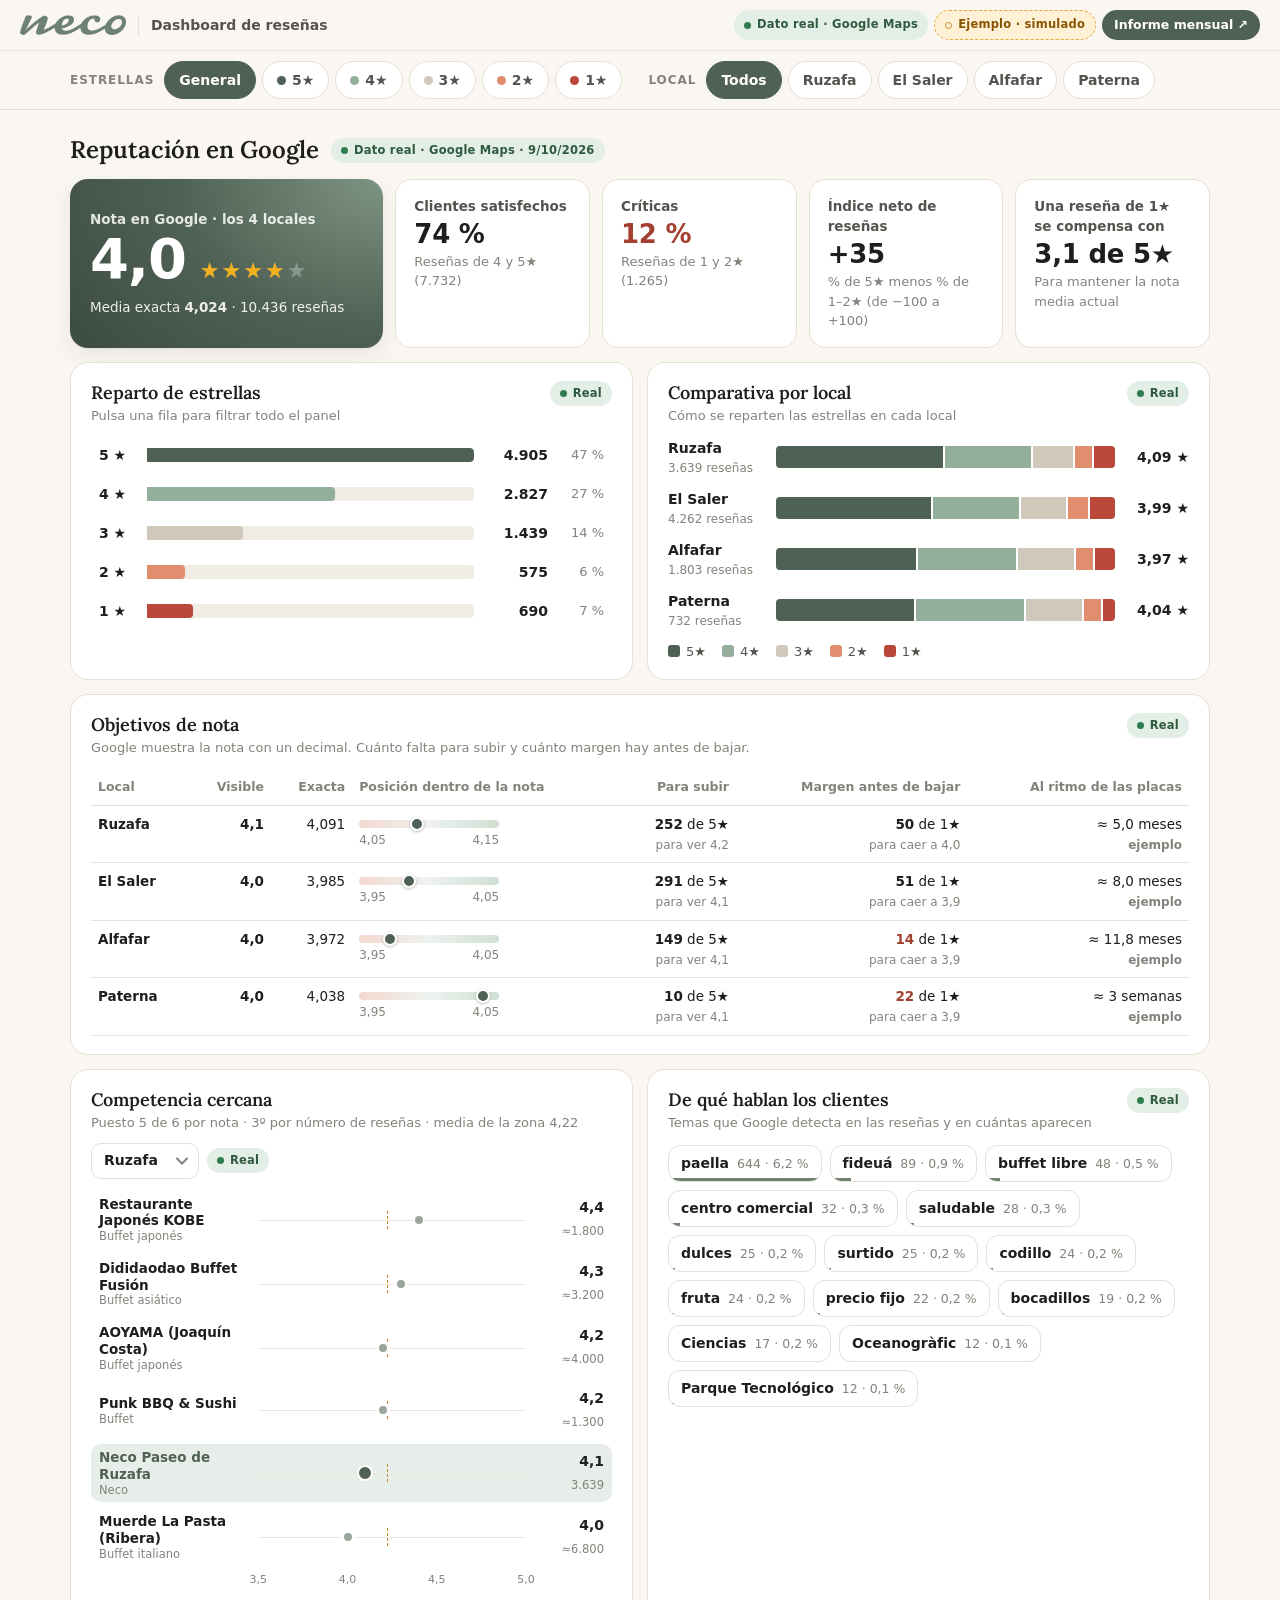
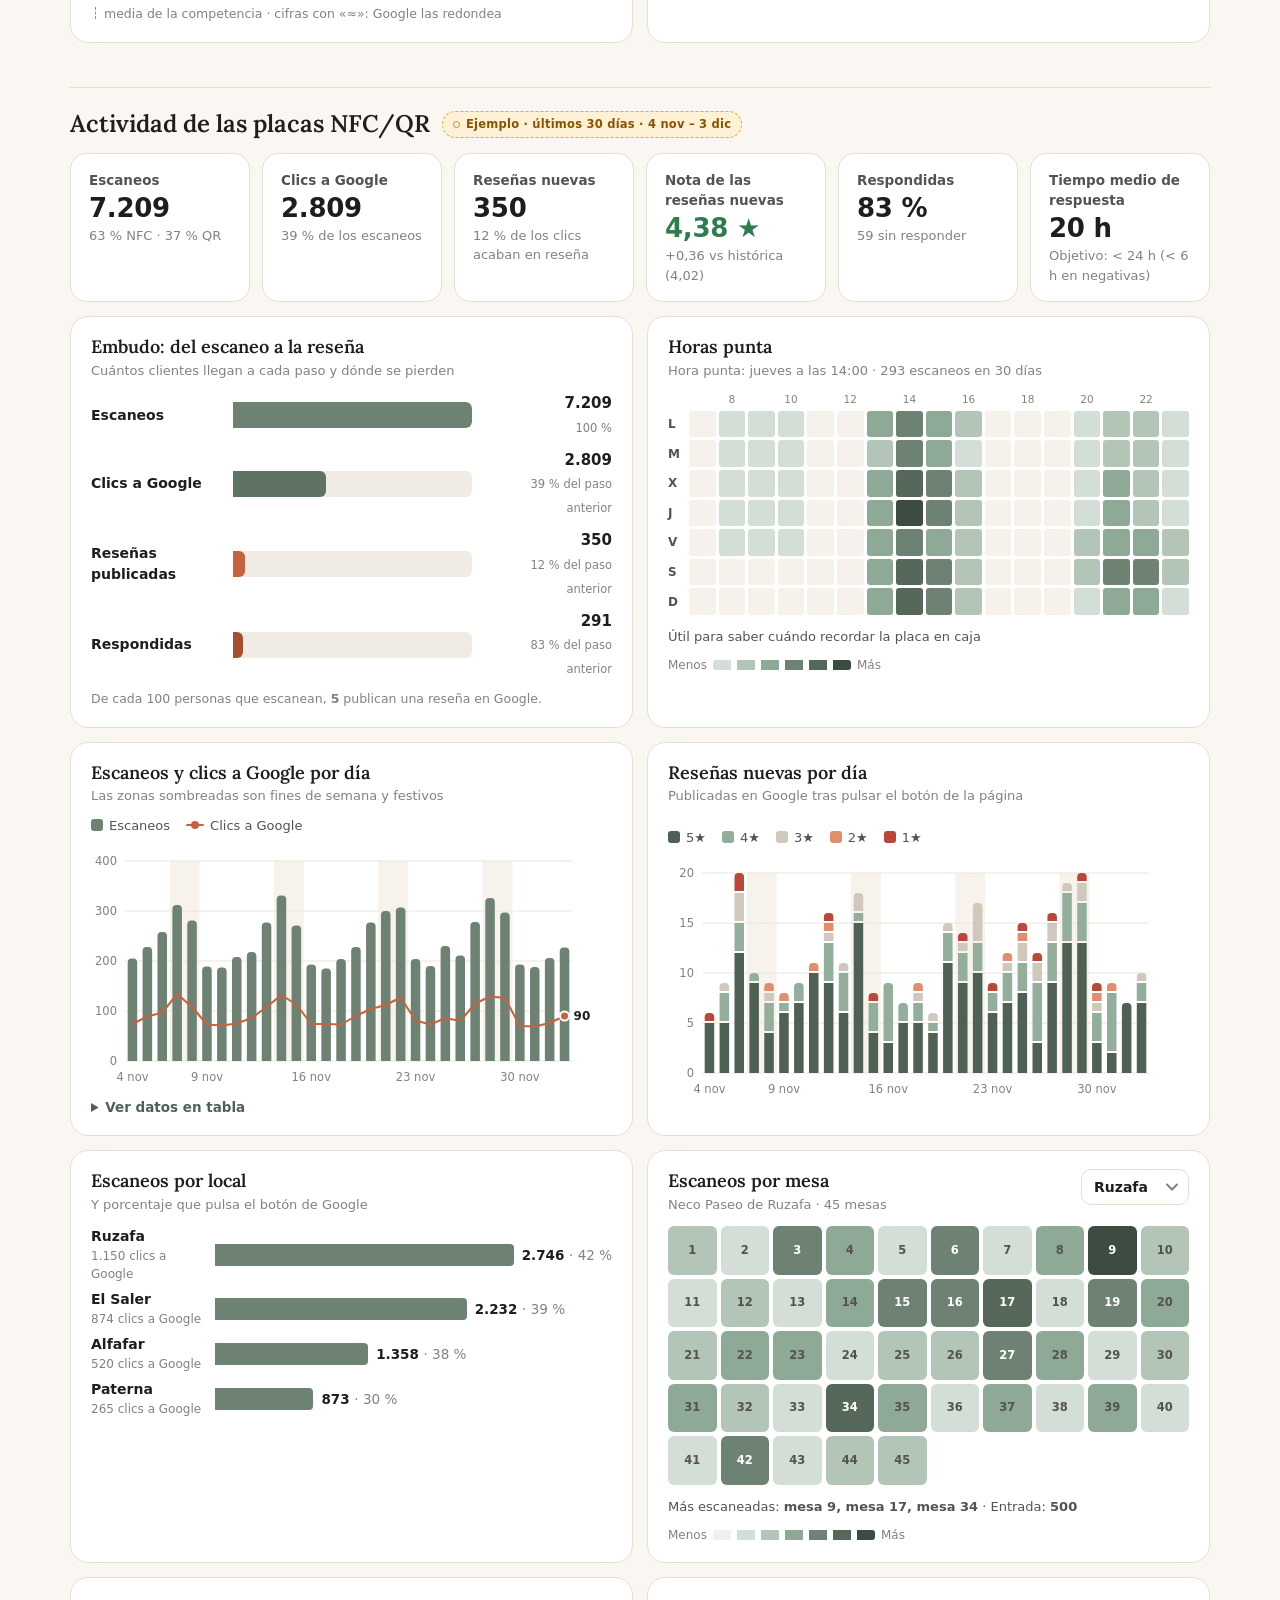
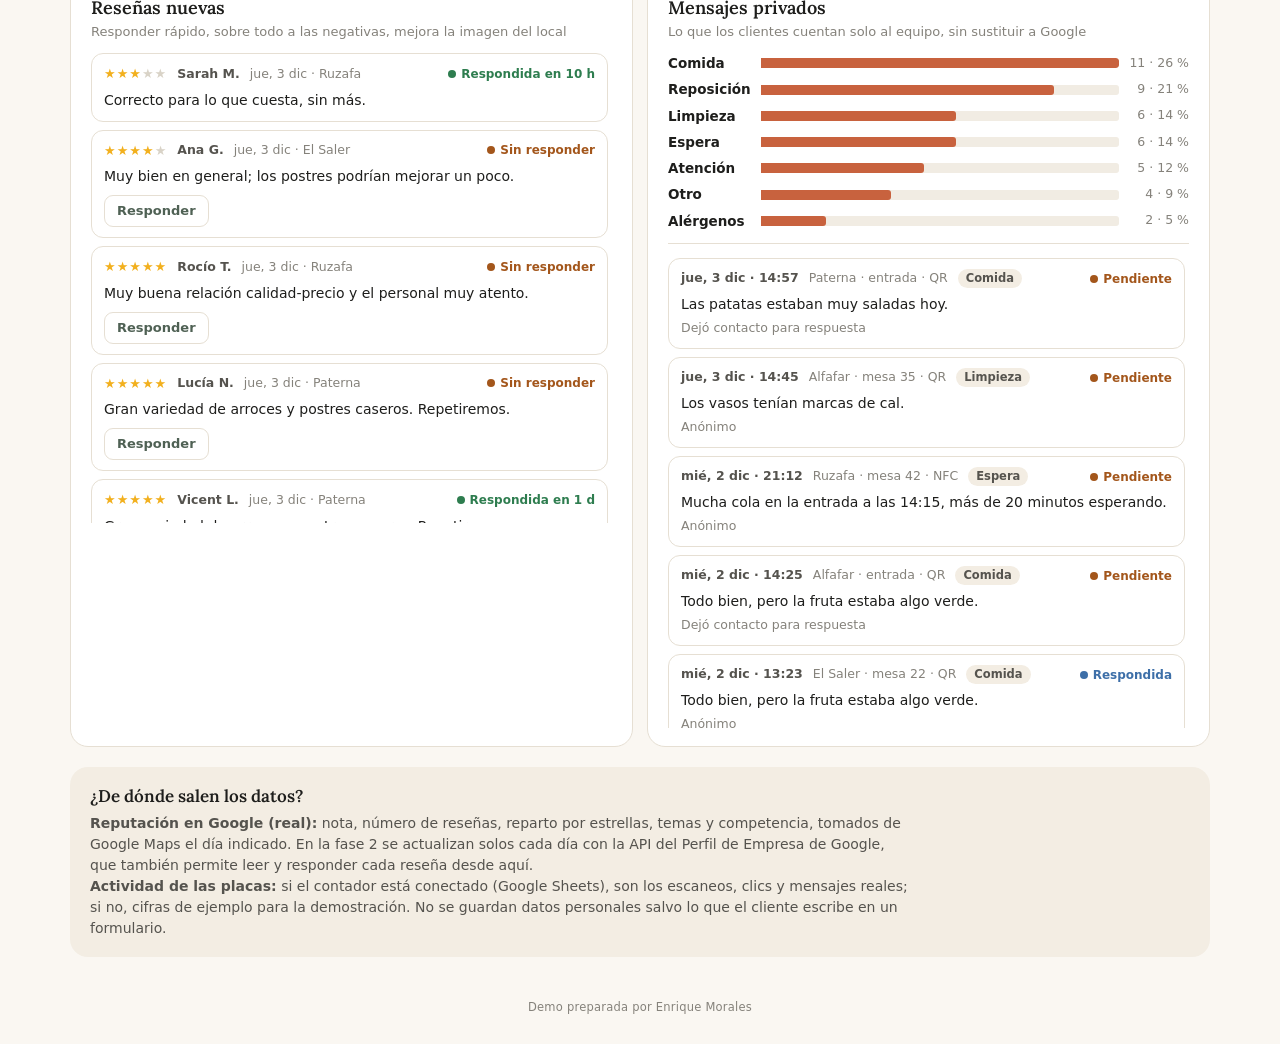
<file: panel.html>
<!doctype html>
<html lang="es">
<head>
  <meta charset="utf-8">
  <meta name="viewport" content="width=device-width, initial-scale=1">
  <meta name="robots" content="noindex, nofollow">
  <meta name="color-scheme" content="light">
  <title>Neco Buffet · Dashboard de reseñas</title>
  <link rel="icon" type="image/png" href="img/favicon.png">
  <link rel="preconnect" href="https://fonts.googleapis.com">
  <link rel="preconnect" href="https://fonts.gstatic.com" crossorigin>
  <link rel="stylesheet" href="https://fonts.googleapis.com/css2?family=Lora:ital,wght@0,500;0,600;1,500&display=swap">
  <link rel="stylesheet" href="css/estilos.css?v=18">
  <link rel="stylesheet" href="css/panel.css?v=18">
</head>
<body class="panel">
  <header class="barra panel-barra">
    <div class="panel-marca">
      <img src="img/logo-neco.png" alt="Neco Buffet" width="94" height="18">
      <span class="panel-titulo">Dashboard de reseñas</span>
    </div>
    <div class="leyenda-datos">
      <span class="tag tag-real">Dato real · Google Maps</span>
      <span class="tag tag-ej" id="tag-placas-ley">Ejemplo · simulado</span>
      <a class="boton-informe" id="btn-informe" href="informe.html" target="_blank" rel="noopener">Informe mensual ↗</a>
    </div>
  </header>

  <div class="barra-filtros">
    <div class="filtros-cont">
      <div class="filtro-grupo">
        <span class="filtro-et">Estrellas</span>
        <div class="filtros filtros-est" id="f-estrellas" role="group" aria-label="Filtrar por estrellas"></div>
      </div>
      <div class="filtro-grupo">
        <span class="filtro-et">Local</span>
        <div class="filtros" id="filtros" role="group" aria-label="Filtrar por local"></div>
      </div>
    </div>
  </div>

  <main class="panel-cont">
    <!-- =================== REPUTACIÓN EN GOOGLE (REAL) =================== -->
    <div class="seccion-cab">
      <h1>Reputación en Google</h1>
      <span class="tag tag-real" id="fecha-real"></span>
    </div>

    <section class="fila-hero">
      <div class="hero-nota" id="hero-nota"></div>
      <div class="kpis kpis-4" id="kpis-real"></div>
    </section>

    <div class="rejilla-2">
      <section class="tarjeta-panel">
        <div class="cab"><div><h2>Reparto de estrellas</h2><p class="sub">Pulsa una fila para filtrar todo el panel</p></div><span class="tag tag-real">Real</span></div>
        <div id="g-histo"></div>
      </section>
      <section class="tarjeta-panel">
        <div class="cab"><div><h2>Comparativa por local</h2><p class="sub" id="comp-sub"></p></div><span class="tag tag-real">Real</span></div>
        <div id="g-comp"></div>
        <div class="leyenda leyenda-est" id="ley-est"></div>
      </section>
    </div>

    <section class="tarjeta-panel">
      <div class="cab"><div><h2>Objetivos de nota</h2><p class="sub">Google muestra la nota con un decimal. Cuánto falta para subir y cuánto margen hay antes de bajar.</p></div><span class="tag tag-real">Real</span></div>
      <div class="tabla-scroll sin-alto" id="t-objetivos"></div>
    </section>

    <div class="rejilla-2">
      <section class="tarjeta-panel">
        <div class="cab">
          <div><h2>Competencia cercana</h2><p class="sub" id="rival-sub"></p></div>
          <div class="cab-der"><label class="mini-select" id="rival-sel-cont"><span class="sr">Local</span><select id="rival-sel"></select></label><span class="tag tag-real">Real</span></div>
        </div>
        <div id="g-rivales"></div>
      </section>
      <section class="tarjeta-panel">
        <div class="cab"><div><h2>De qué hablan los clientes</h2><p class="sub" id="temas-sub">Temas que Google detecta en las reseñas y en cuántas aparecen</p></div><span class="tag tag-real">Real</span></div>
        <div class="temas" id="temas"></div>
      </section>
    </div>

    <!-- =================== ACTIVIDAD DE LAS PLACAS =================== -->
    <div class="seccion-cab seccion-2">
      <h1>Actividad de las placas NFC/QR</h1>
      <span class="tag tag-ej" id="periodo"></span>
    </div>
    <div id="estado-contador"></div>

    <section class="kpis kpis-6" id="kpis-placas"></section>

    <div class="rejilla-2">
      <section class="tarjeta-panel">
        <div class="cab"><div><h2>Embudo: del escaneo a la reseña</h2><p class="sub">Cuántos clientes llegan a cada paso y dónde se pierden</p></div></div>
        <div id="g-embudo"></div>
      </section>
      <section class="tarjeta-panel">
        <div class="cab"><div><h2>Horas punta</h2><p class="sub" id="horas-sub">Escaneos por día de la semana y hora</p></div></div>
        <div id="g-horas"></div>
      </section>
    </div>

    <div class="rejilla-2">
      <section class="tarjeta-panel">
        <div class="cab">
          <div><h2>Escaneos y clics a Google por día</h2><p class="sub">Las zonas sombreadas son fines de semana y festivos</p></div>
          <div class="leyenda"><span><i class="sw sw-barra"></i>Escaneos</span><span><i class="sw sw-linea"></i>Clics a Google</span></div>
        </div>
        <div class="grafica" id="g-dias"></div>
        <details class="ver-tabla"><summary>Ver datos en tabla</summary><div id="t-dias"></div></details>
      </section>
      <section class="tarjeta-panel">
        <div class="cab"><div><h2 id="t-resenas-dia">Reseñas nuevas por día</h2><p class="sub">Publicadas en Google tras pulsar el botón de la página</p></div><div class="leyenda leyenda-est" id="ley-est-2"></div></div>
        <div class="grafica" id="g-resenas"></div>
      </section>
    </div>

    <div class="rejilla-2">
      <section class="tarjeta-panel">
        <div class="cab"><div><h2>Escaneos por local</h2><p class="sub">Y porcentaje que pulsa el botón de Google</p></div></div>
        <div id="g-locales"></div>
      </section>
      <section class="tarjeta-panel">
        <div class="cab">
          <div><h2>Escaneos por mesa</h2><p class="sub" id="mesas-sub"></p></div>
          <label class="mini-select" id="mesas-sel-cont"><span class="sr">Local</span><select id="mesas-sel"></select></label>
        </div>
        <div id="g-mesas"></div>
      </section>
    </div>

    <div class="rejilla-2">
      <section class="tarjeta-panel">
        <div class="cab"><div><h2 id="t-lista-resenas">Reseñas nuevas</h2><p class="sub">Responder rápido, sobre todo a las negativas, mejora la imagen del local</p></div></div>
        <div id="l-resenas" class="lista-quejas"></div>
      </section>
      <section class="tarjeta-panel">
        <div class="cab"><div><h2>Mensajes privados</h2><p class="sub">Lo que los clientes cuentan solo al equipo, sin sustituir a Google</p></div></div>
        <div id="g-temas-queja"></div>
        <div id="l-quejas" class="lista-quejas"></div>
      </section>
    </div>

    <section class="fase2">
      <h2>¿De dónde salen los datos?</h2>
      <p><b>Reputación en Google (real):</b> nota, número de reseñas, reparto por estrellas, temas y competencia, tomados de Google Maps el día indicado. En la fase 2 se actualizan solos cada día con la API del Perfil de Empresa de Google, que también permite leer y responder cada reseña desde aquí.<br>
      <b>Actividad de las placas:</b> si el contador está conectado (Google Sheets), son los escaneos, clics y mensajes reales; si no, cifras de ejemplo para la demostración. No se guardan datos personales salvo lo que el cliente escribe en un formulario.</p>
    </section>
  </main>

  <footer class="pie"><p>Demo preparada por Enrique Morales</p></footer>
  <div class="tip" id="tip" role="tooltip" hidden></div>

  <script src="config.js?v=18"></script>
  <script src="js/comun.js?v=18"></script>
  <script src="js/datos-demo.js?v=18"></script>
  <script src="js/metricas.js?v=18"></script>
  <script src="js/panel.js?v=18"></script>
</body>
</html>
</file>
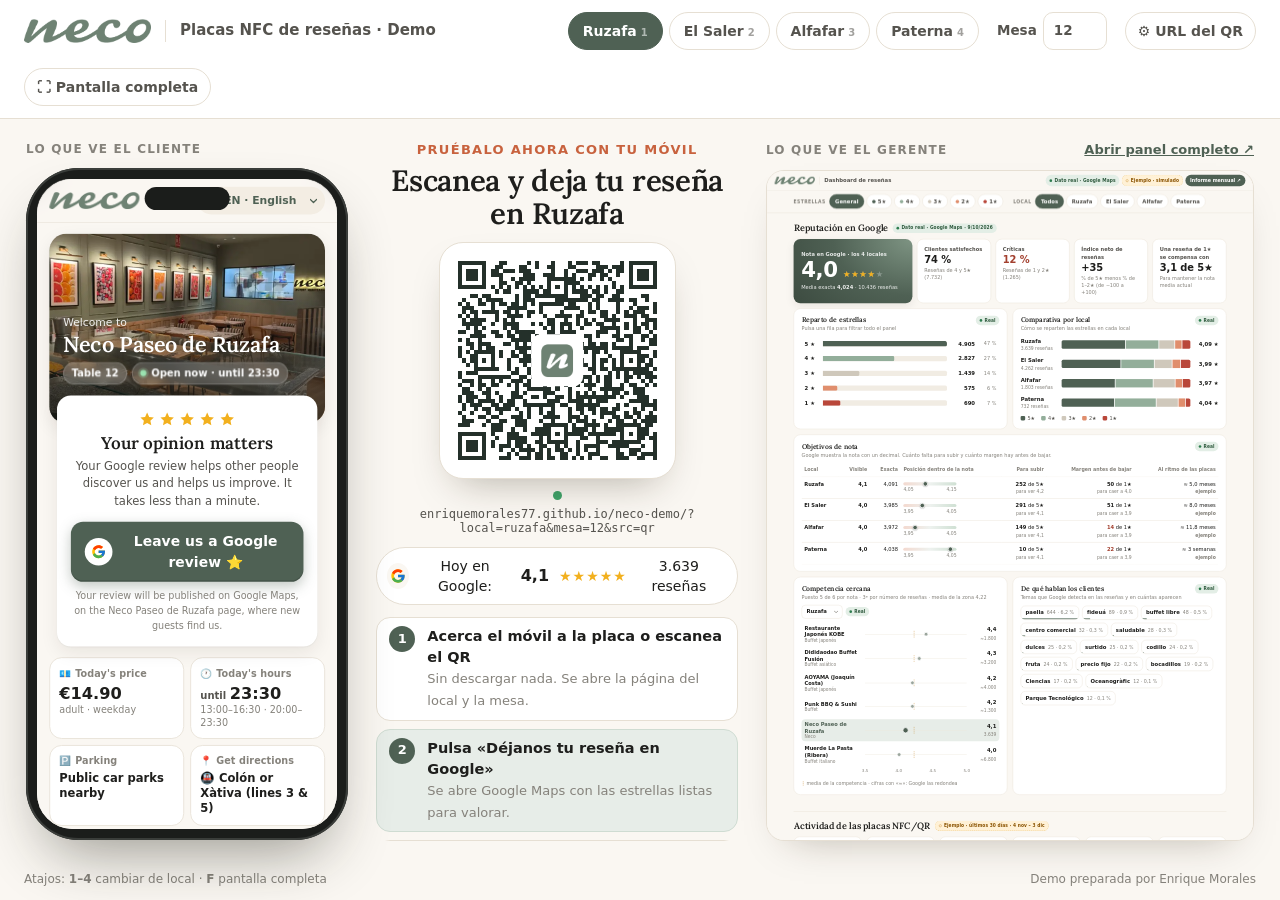
<file: presentacion.html>
<!doctype html>
<html lang="es">
<head>
  <meta charset="utf-8">
  <meta name="viewport" content="width=device-width, initial-scale=1">
  <meta name="robots" content="noindex, nofollow">
  <meta name="color-scheme" content="light">
  <title>Neco Buffet · Modo presentación</title>
  <link rel="icon" type="image/png" href="img/favicon.png">
  <link rel="preconnect" href="https://fonts.googleapis.com">
  <link rel="preconnect" href="https://fonts.gstatic.com" crossorigin>
  <link rel="stylesheet" href="https://fonts.googleapis.com/css2?family=Lora:ital,wght@0,500;0,600;1,500&display=swap">
  <style>
    :root {
      --verde: #6E8273; --verde-osc: #4F6154; --verde-claro: #E7EDE8;
      --crema: #FAF7F2; --crema-2: #F3EDE3; --papel: #fff;
      --tinta: #1E1E1C; --tinta-2: #55534E; --tinta-3: #85827B; --borde: #E6DFD3;
      --terracota: #C8623E; --terracota-claro: #FBEDE6; --oro: #F2B01E;
      --serif: "Lora", Georgia, serif;
      --sans: system-ui, -apple-system, "Segoe UI", Roboto, Arial, sans-serif;
    }
    * { box-sizing: border-box; }
    html, body { height: 100%; }
    body {
      margin: 0; background: var(--crema); color: var(--tinta); font: 15px/1.45 var(--sans);
      display: grid; grid-template-rows: auto 1fr auto; overflow: hidden;
    }
    button, input { font: inherit; color: inherit; }

    /* ---------- cabecera ---------- */
    .cab {
      display: flex; align-items: center; gap: 18px; flex-wrap: wrap;
      padding: 12px 24px; background: var(--papel); border-bottom: 1px solid var(--borde);
    }
    .cab-marca { display: flex; align-items: center; gap: 14px; margin-right: auto; }
    .cab-marca img { height: 24px; }
    .cab-marca span { padding-left: 14px; border-left: 1px solid var(--borde); font-weight: 600; color: var(--tinta-2); }
    .locales { display: flex; gap: 6px; flex-wrap: wrap; }
    .locales button, .boton-icono {
      min-height: 38px; padding: 7px 14px; border-radius: 999px; border: 1.5px solid var(--borde);
      background: var(--papel); font-weight: 600; font-size: 14px; color: var(--tinta-2); cursor: pointer;
    }
    .locales button[aria-pressed="true"] { background: var(--verde-osc); border-color: var(--verde-osc); color: #fff; }
    .locales kbd { font: 600 10px/1 var(--sans); opacity: .55; margin-left: 4px; }
    .mesa-ctl { display: flex; align-items: center; gap: 6px; font-size: 13.5px; font-weight: 600; color: var(--tinta-2); }
    .mesa-ctl input { width: 64px; min-height: 38px; padding: 6px 10px; border: 1.5px solid var(--borde); border-radius: 10px; }
    .boton-icono { padding: 7px 12px; }

    /* ---------- escenario ---------- */
    .escenario {
      display: grid; grid-template-columns: auto minmax(340px, 1fr) minmax(0, 1.35fr);
      gap: 28px; padding: 22px 26px; min-height: 0;
    }
    .col { min-height: 0; display: flex; flex-direction: column; }
    .etq-col {
      font-size: 12px; font-weight: 800; letter-spacing: .1em; text-transform: uppercase; color: var(--tinta-3);
      margin: 0 0 10px; display: flex; align-items: center; gap: 8px;
    }
    .etq-col a { margin-left: auto; text-transform: none; letter-spacing: 0; font-weight: 600; color: var(--verde-osc); font-size: 13px; }

    /* móvil simulado */
    .movil-cont { flex: 1; min-height: 0; display: flex; align-items: flex-start; justify-content: center; }
    .movil {
      position: relative; padding: 11px; border-radius: calc(54px * var(--s, 1) + 11px);
      background: #1B1D1B; box-shadow: 0 30px 60px -20px rgba(30, 30, 20, .45), inset 0 0 0 2px #3A3D3A;
    }
    .movil::before {
      content: ""; position: absolute; z-index: 2; top: calc(11px + 10px * var(--s, 1)); left: 50%; transform: translateX(-50%);
      width: calc(110px * var(--s, 1)); height: calc(30px * var(--s, 1)); border-radius: 99px; background: #1B1D1B;
    }
    .pantalla { overflow: hidden; border-radius: calc(46px * var(--s, 1)); background: var(--crema); }
    .pantalla iframe { display: block; width: 390px; height: 844px; border: 0; transform-origin: 0 0; }

    /* centro */
    .centro { justify-content: safe center; align-items: center; text-align: center; gap: 0; overflow: auto; }
    .kicker { margin: 0; font-size: 13px; font-weight: 800; letter-spacing: .1em; text-transform: uppercase; color: var(--terracota); }
    .centro h1 { font: 600 clamp(24px, 2.3vw, 34px)/1.12 var(--serif); margin: 4px 0 12px; letter-spacing: -.01em; }
    .qr-caja {
      position: relative; background: var(--papel); padding: 14px; border-radius: 24px;
      box-shadow: 0 18px 40px -18px rgba(40, 30, 10, .35); border: 1px solid var(--borde);
    }
    .qr-caja svg { display: block; width: clamp(150px, 23vh, 270px); height: auto; }
    .qr-logo {
      position: absolute; left: 50%; top: 50%; transform: translate(-50%, -50%);
      width: 22%; aspect-ratio: 1; border-radius: 18%; background: #fff; padding: 4%;
    }
    .qr-logo img { width: 100%; height: 100%; border-radius: 16%; display: block; }
    .estado-url { margin: 12px 0 0; font-size: 13px; color: var(--tinta-3); display: flex; align-items: center; justify-content: center; gap: 7px; flex-wrap: wrap; }
    .estado-url code { font: 12px ui-monospace, Consolas, monospace; color: var(--tinta-2); }
    .punto { width: 9px; height: 9px; border-radius: 50%; background: #C9C3B7; flex: none; }
    .punto.ok { background: #3FA36A; } .punto.ko { background: #E0A13A; }
    .aviso-url { margin: 6px auto 0; max-width: 440px; padding: 6px 12px; border-radius: 12px; background: #FFF1D6; color: #8A5300; font-size: 13px; }

    .nota-google {
      display: inline-flex; align-items: center; gap: 10px; margin: 12px 0 0; padding: 8px 16px 8px 10px;
      border-radius: 999px; background: var(--papel); border: 1px solid var(--borde); font-size: 14px;
    }
    .nota-google .g { width: 26px; height: 26px; border-radius: 50%; display: grid; place-items: center; background: var(--crema); }
    .nota-google .g svg { width: 16px; height: 16px; }
    .nota-google b { font-size: 16px; }
    .nota-google .est { color: var(--oro); letter-spacing: 1px; }

    .pasos { list-style: none; margin: 12px 0 0; padding: 0; display: grid; gap: 8px; text-align: left; width: min(100%, 440px); }
    .pasos li { display: flex; gap: 12px; align-items: flex-start; background: var(--papel); border: 1px solid var(--borde); border-radius: 14px; padding: 8px 12px; }
    .pasos .n {
      flex: none; width: 26px; height: 26px; border-radius: 50%; display: grid; place-items: center;
      background: var(--verde-osc); color: #fff; font-weight: 800; font-size: 13px;
    }
    .pasos strong { display: block; font-size: 14.5px; }
    .pasos span { font-size: 13px; color: var(--tinta-3); }
    .pasos li.google { border-color: #CFDCD2; background: var(--verde-claro); }

    .destinos { margin: 10px 0 0; display: grid; grid-template-columns: repeat(3, 1fr); gap: 8px; width: min(100%, 440px); }
    .destino { border-radius: 12px; padding: 9px 8px; font-size: 12.5px; line-height: 1.35; background: var(--crema-2); color: var(--tinta-2); }
    .destino b { display: block; font-size: 13px; color: var(--tinta); }
    .destino.pub { background: var(--verde-osc); color: #E4ECE6; }
    .destino.pub b { color: #fff; }

    /* panel del gerente */
    .marco-panel {
      flex: 1; min-height: 0; position: relative; overflow: hidden; border-radius: 18px;
      background: var(--crema); border: 1px solid var(--borde); box-shadow: 0 18px 40px -24px rgba(40, 30, 10, .35);
    }
    .marco-panel iframe { position: absolute; left: 0; top: 0; width: 1280px; border: 0; transform-origin: 0 0; }

    .pie { padding: 8px 24px 12px; font-size: 12px; color: var(--tinta-3); display: flex; justify-content: space-between; gap: 12px; }

    /* ajustes */
    dialog { border: 0; border-radius: 18px; padding: 22px; width: min(92vw, 520px); box-shadow: 0 30px 80px rgba(0,0,0,.25); }
    dialog::backdrop { background: rgba(20, 20, 15, .4); }
    dialog h2 { font: 600 20px/1.2 var(--serif); margin: 0 0 6px; }
    dialog p { margin: 0 0 12px; font-size: 14px; color: var(--tinta-2); }
    dialog input { width: 100%; min-height: 44px; padding: 10px 12px; border: 1.5px solid var(--borde); border-radius: 12px; font-size: 15px; }
    dialog .acciones { display: flex; gap: 8px; justify-content: flex-end; margin-top: 14px; }
    dialog button { min-height: 40px; padding: 8px 16px; border-radius: 10px; border: 0; font-weight: 700; cursor: pointer; background: var(--crema-2); }
    dialog button.prim { background: var(--verde-osc); color: #fff; }

    @media (max-height: 860px) {
      .pasos span { display: none; }
      .qr-caja svg { width: clamp(140px, 21vh, 220px); }
      .centro h1 { margin-bottom: 8px; }
      .pasos li { align-items: center; }
      .escenario { padding-top: 14px; padding-bottom: 14px; }
    }
    @media (max-height: 800px) { .kicker { display: none; } }
    @media (max-width: 1180px) {
      .escenario { grid-template-columns: auto minmax(320px, 1fr); }
      .col-panel { display: none; }
    }
    @media (max-width: 760px) {
      body { overflow: auto; height: auto; }
      .escenario { grid-template-columns: 1fr; }
      .col-movil { display: none; }
    }
  </style>
</head>
<body>
  <header class="cab">
    <div class="cab-marca"><img src="img/logo-neco.png" alt="Neco Buffet"><span>Placas NFC de reseñas · Demo</span></div>
    <div class="locales" id="locales" role="group" aria-label="Local"></div>
    <label class="mesa-ctl">Mesa <input type="number" id="mesa" min="1" value="12"></label>
    <button class="boton-icono" id="ajustes" type="button" title="URL del QR">⚙ URL del QR</button>
    <button class="boton-icono" id="completa" type="button" title="Pantalla completa (F)">⛶ Pantalla completa</button>
  </header>

  <main class="escenario">
    <section class="col col-movil">
      <p class="etq-col">Lo que ve el cliente</p>
      <div class="movil-cont" id="movil-cont">
        <div class="movil" id="movil"><div class="pantalla" id="pantalla"><iframe id="f-movil" title="Página del cliente"></iframe></div></div>
      </div>
    </section>

    <section class="col centro">
      <p class="kicker">Pruébalo ahora con tu móvil</p>
      <h1 id="titulo">Escanea y deja tu reseña</h1>
      <div class="qr-caja"><div id="qr"></div><div class="qr-logo"><img src="img/apple-touch-icon.png" alt=""></div></div>
      <p class="estado-url"><span class="punto" id="punto"></span><code id="url-texto"></code></p>
      <div id="aviso-url"></div>

      <div class="nota-google" id="nota-google"></div>

      <ol class="pasos">
        <li><span class="n">1</span><div><strong>Acerca el móvil a la placa o escanea el QR</strong><span>Sin descargar nada. Se abre la página del local y la mesa.</span></div></li>
        <li class="google"><span class="n">2</span><div><strong>Pulsa «Déjanos tu reseña en Google»</strong><span>Se abre Google Maps con las estrellas listas para valorar.</span></div></li>
        <li><span class="n">3</span><div><strong>La reseña se publica en Google Maps</strong><span id="paso3">En la ficha del local, donde busca la gente.</span></div></li>
      </ol>

      <div class="destinos">
        <div class="destino pub"><b>⭐ Reseña</b>Pública en Google Maps</div>
        <div class="destino"><b>💬 Mensaje</b>Privado, solo para el gerente</div>
        <div class="destino"><b>🎉 Grupo</b>Al responsable de eventos</div>
      </div>
    </section>

    <section class="col col-panel">
      <p class="etq-col">Lo que ve el gerente <a href="panel.html" target="_blank" rel="noopener">Abrir panel completo ↗</a></p>
      <div class="marco-panel" id="marco-panel"><iframe id="f-panel" src="panel.html" title="Panel de gestión"></iframe></div>
    </section>
  </main>

  <footer class="pie"><span>Atajos: <b>1–4</b> cambiar de local · <b>F</b> pantalla completa</span><span>Demo preparada por Enrique Morales</span></footer>

  <dialog id="dlg">
    <h2>¿A qué dirección apunta el QR?</h2>
    <p>El QR tiene que llevar a una web publicada para que el gerente lo abra con su móvil. Por defecto es el dominio de <code>config.js</code>. Si aún no está comprado, pon aquí la dirección de GitHub Pages (por ejemplo <code>https://usuario.github.io/neco-demo/</code>).</p>
    <input id="dlg-url" type="url" placeholder="https://…/" spellcheck="false">
    <div class="acciones"><button type="button" id="dlg-reset">Usar la de config.js</button><button type="button" class="prim" id="dlg-ok">Guardar</button></div>
  </dialog>

  <script src="config.js?v=18"></script>
  <script src="js/comun.js?v=18"></script>
  <script src="js/vendor/qrcode.js?v=18"></script>
  <script>
  (function () {
    var C = window.CONFIG, N = window.NECO, ids = Object.keys(C.locales);
    var $ = function (id) { return document.getElementById(id); };
    var p = new URLSearchParams(location.search);
    var CLAVE_URL = "neco-presentacion-url";

    var estado = {
      local: C.locales[p.get("local")] ? p.get("local") : ids[0],
      mesa: p.get("mesa") || "12",
      base: p.get("url") || leer() || C.baseUrl,
    };
    function leer() { try { return localStorage.getItem(CLAVE_URL); } catch (e) { return null; } }
    function guardar(v) { try { v ? localStorage.setItem(CLAVE_URL, v) : localStorage.removeItem(CLAVE_URL); } catch (e) {} }
    function normalizar(u) { u = (u || "").trim(); if (u && !/\/$/.test(u)) u += "/"; return u; }

    var G = '<svg viewBox="0 0 48 48" aria-hidden="true"><path fill="#FFC107" d="M43.6 20.1H42V20H24v8h11.3c-1.6 4.7-6.1 8-11.3 8-6.6 0-12-5.4-12-12s5.4-12 12-12c3.1 0 5.8 1.2 8 3l5.7-5.7C34 6.1 29.3 4 24 4 13 4 4 13 4 24s9 20 20 20 20-9 20-20c0-1.3-.1-2.6-.4-3.9z"/><path fill="#FF3D00" d="M6.3 14.7l6.6 4.8C14.7 15.1 19 12 24 12c3.1 0 5.8 1.2 8 3l5.7-5.7C34 6.1 29.3 4 24 4 16.3 4 9.7 8.3 6.3 14.7z"/><path fill="#4CAF50" d="M24 44c5.2 0 9.9-2 13.4-5.2l-6.2-5.2c-2 1.5-4.5 2.4-7.2 2.4-5.2 0-9.6-3.3-11.3-7.9l-6.5 5C9.5 39.6 16.2 44 24 44z"/><path fill="#1976D2" d="M43.6 20.1H42V20H24v8h11.3c-.8 2.2-2.2 4.2-4.1 5.6l6.2 5.2C37 39.2 44 34 44 24c0-1.3-.1-2.6-.4-3.9z"/></svg>';

    function urlCliente(base, via) {
      var u = base + "?local=" + estado.local;
      if (estado.mesa) u += "&mesa=" + encodeURIComponent(estado.mesa);
      return u + "&src=" + via;
    }

    function svgQR(texto) {
      var qr = qrcode(0, "H");   // nivel H: admite el logo en el centro
      qr.addData(texto); qr.make();
      var n = qr.getModuleCount(), d = "";
      for (var r = 0; r < n; r++) for (var c = 0; c < n; c++) if (qr.isDark(r, c)) d += "M" + c + " " + r + "h1v1h-1z";
      return '<svg viewBox="-1 -1 ' + (n + 2) + ' ' + (n + 2) + '" shape-rendering="crispEdges" role="img" aria-label="Código QR"><path fill="#24302A" d="' + d + '"/></svg>';
    }

    /* ¿Está publicada la URL del QR? (fetch no-cors: solo distingue "responde" de "no responde") */
    var comprobacion = 0;
    function comprobar(base) {
      var id = ++comprobacion, punto = $("punto"), aviso = $("aviso-url");
      punto.className = "punto"; aviso.innerHTML = "";
      if (!/^https?:\/\//.test(base)) return;
      var ctl = window.AbortController ? new AbortController() : null;
      var t = setTimeout(function () { if (ctl) ctl.abort(); }, 5000);
      fetch(base, { mode: "no-cors", cache: "no-store", signal: ctl && ctl.signal })
        .then(function () { if (id === comprobacion) punto.className = "punto ok"; })
        .catch(function () {
          if (id !== comprobacion) return;
          punto.className = "punto ko";
          aviso.innerHTML = '<p class="aviso-url">Web aún sin publicar: el QR no abrirá nada todavía. Cámbialo en <b>⚙ URL del QR</b>.</p>';
        })
        .then(function () { clearTimeout(t); });
    }

    function render() {
      var l = C.locales[estado.local];
      $("locales").innerHTML = ids.map(function (id, i) {
        return '<button type="button" data-l="' + id + '" aria-pressed="' + (id === estado.local) + '">' + C.locales[id].corto + '<kbd>' + (i + 1) + '</kbd></button>';
      }).join("");
      $("mesa").value = estado.mesa;

      var destino = urlCliente(estado.base, "qr");
      $("qr").innerHTML = svgQR(destino);
      $("url-texto").textContent = destino.replace(/^https?:\/\//, "").replace("xn--reseasnecobuffet-9tb.com", C.dominioVisible);
      comprobar(estado.base);

      $("titulo").textContent = "Escanea y deja tu reseña en " + l.corto;
      $("paso3").textContent = "En la ficha de " + l.nombre + ", donde la gente busca dónde comer.";
      $("nota-google").innerHTML = l.google
        ? '<span class="g">' + G + '</span>Hoy en Google: <b>' + l.google.nota.toFixed(1).replace(".", ",") + '</b><span class="est">★★★★★</span>' + N.num(l.google.resenas, "es") + ' reseñas'
        : "";

      // El móvil simulado carga la página local (funciona sin publicar)
      var f = $("f-movil"), src = "index.html?local=" + estado.local + (estado.mesa ? "&mesa=" + encodeURIComponent(estado.mesa) : "") + "&src=qr";
      if (f.getAttribute("src") !== src) f.setAttribute("src", src);
      ajustar();
    }

    /* Escala del móvil y del panel según el espacio disponible */
    function ajustar() {
      var cont = $("movil-cont"), h = cont.clientHeight;
      var s = Math.max(.5, Math.min(1, (h - 22) / 844));
      var mv = $("movil"); mv.style.setProperty("--s", s);
      var pant = $("pantalla"); pant.style.width = 390 * s + "px"; pant.style.height = 844 * s + "px";
      $("f-movil").style.transform = "scale(" + s + ")";

      var marco = $("marco-panel"), fp = $("f-panel");
      if (marco.clientWidth) {
        var k = marco.clientWidth / 1280;
        fp.style.transform = "scale(" + k + ")";
        fp.style.height = marco.clientHeight / k + "px";
      }
    }

    $("locales").addEventListener("click", function (e) {
      var b = e.target.closest("[data-l]"); if (!b) return;
      estado.local = b.getAttribute("data-l"); render();
    });
    $("mesa").addEventListener("input", function (e) { estado.mesa = e.target.value.replace(/[^0-9]/g, "").slice(0, 4); render(); });

    $("completa").addEventListener("click", pantallaCompleta);
    function pantallaCompleta() {
      if (document.fullscreenElement) document.exitFullscreen();
      else if (document.documentElement.requestFullscreen) document.documentElement.requestFullscreen();
    }
    document.addEventListener("keydown", function (e) {
      if (e.target.tagName === "INPUT" || e.ctrlKey || e.metaKey || e.altKey) return;
      var n = parseInt(e.key, 10);
      if (n >= 1 && n <= ids.length) { estado.local = ids[n - 1]; render(); }
      if (e.key === "f" || e.key === "F") pantallaCompleta();
    });

    var dlg = $("dlg");
    $("ajustes").addEventListener("click", function () { $("dlg-url").value = estado.base; dlg.showModal(); });
    $("dlg-ok").addEventListener("click", function () {
      var v = normalizar($("dlg-url").value);
      if (v) { estado.base = v; guardar(v === C.baseUrl ? "" : v); }
      dlg.close(); render();
    });
    $("dlg-reset").addEventListener("click", function () { estado.base = C.baseUrl; guardar(""); dlg.close(); render(); });

    var rt; addEventListener("resize", function () { clearTimeout(rt); rt = setTimeout(ajustar, 80); });
    $("f-panel").addEventListener("load", ajustar);
    render();
  })();
  </script>
</body>
</html>
</file>
<file: css/estilos.css>
/* Neco Buffet · página de destino (mobile-first) */
:root {
  --verde: #6E8273;
  --verde-osc: #4F6154;
  --verde-claro: #E7EDE8;
  --crema: #FAF7F2;
  --crema-2: #F3EDE3;
  --papel: #FFFFFF;
  --tinta: #1E1E1C;
  --tinta-2: #55534E;
  --tinta-3: #85827B;
  --borde: #E6DFD3;
  --terracota: #C8623E;
  --terracota-claro: #FBEDE6;
  --oro: #F2B01E;
  --ok: #2E7D4F;
  --aviso: #A3561B;
  --aviso-fondo: #FDF1E3;
  --radio: 18px;
  --sombra: 0 1px 2px rgba(40, 30, 10, .06), 0 8px 24px rgba(40, 30, 10, .08);
  --serif: "Lora", Georgia, "Times New Roman", serif;
  --sans: system-ui, -apple-system, "Segoe UI", Roboto, "Helvetica Neue", Arial, sans-serif;
}

* { box-sizing: border-box; }
html { -webkit-text-size-adjust: 100%; }
body {
  margin: 0;
  background: var(--crema);
  color: var(--tinta);
  font: 16px/1.5 var(--sans);
  -webkit-font-smoothing: antialiased;
}
img { display: block; max-width: 100%; }
a { color: inherit; }
button, input, select, textarea { font: inherit; color: inherit; }
[hidden] { display: none !important; }

/* ---------- barra superior ---------- */
.barra {
  position: sticky; top: 0; z-index: 10;
  display: flex; align-items: center; justify-content: space-between;
  padding: 10px 16px; padding-top: max(10px, env(safe-area-inset-top));
  background: rgba(250, 247, 242, .92);
  backdrop-filter: saturate(1.4) blur(10px);
  -webkit-backdrop-filter: saturate(1.4) blur(10px);
  border-bottom: 1px solid rgba(230, 223, 211, .7);
}
.barra-logo img { height: 22px; width: auto; }
.sr { position: absolute; width: 1px; height: 1px; overflow: hidden; clip: rect(0 0 0 0); white-space: nowrap; }
.idioma-sel { display: inline-flex; align-items: center; gap: 4px; padding-left: 10px; border-radius: 999px; background: var(--crema-2); font-size: 15px; }
.idioma-sel select {
  min-height: 36px; padding: 6px 28px 6px 2px; border: 0; background: transparent; font-size: 14px; font-weight: 700; color: var(--verde-osc);
  appearance: none; -webkit-appearance: none; cursor: pointer; max-width: 150px;
  background-image: url("data:image/svg+xml,%3Csvg xmlns='http://www.w3.org/2000/svg' width='10' height='7' viewBox='0 0 12 8'%3E%3Cpath d='M1 1.5l5 5 5-5' fill='none' stroke='%234F6154' stroke-width='2' stroke-linecap='round'/%3E%3C/svg%3E");
  background-repeat: no-repeat; background-position: right 10px center;
}
.idioma { display: flex; background: var(--crema-2); border-radius: 999px; padding: 3px; }
.idioma button {
  border: 0; background: none; padding: 6px 12px; border-radius: 999px;
  font-size: 13px; font-weight: 600; letter-spacing: .04em; color: var(--tinta-2); cursor: pointer;
  min-width: 44px; min-height: 32px;
}
.idioma button[aria-pressed="true"] { background: var(--papel); color: var(--verde-osc); box-shadow: 0 1px 3px rgba(0,0,0,.1); }

.contenido { max-width: 520px; margin: 0 auto; padding: 14px 16px 8px; }

/* ---------- cabecera del local ---------- */
.hero {
  position: relative; overflow: hidden; border-radius: 22px;
  aspect-ratio: 16 / 11; background: var(--verde) center / cover no-repeat;
  color: #fff; box-shadow: var(--sombra);
}
.hero::after {
  content: ""; position: absolute; inset: 0;
  background: linear-gradient(180deg, rgba(20, 24, 20, 0) 30%, rgba(20, 24, 20, .78) 100%);
}
.hero-texto { position: absolute; left: 18px; right: 18px; bottom: 50px; z-index: 1; }
.hero-pre { font-size: 14px; opacity: .9; margin: 0; }
.hero h1 {
  font: 600 28px/1.15 var(--serif); margin: 2px 0 6px; letter-spacing: -.01em;
  text-shadow: 0 1px 12px rgba(0, 0, 0, .25);
}
.chips { display: flex; flex-wrap: wrap; gap: 6px; }
.chip {
  display: inline-flex; align-items: center; gap: 6px;
  padding: 4px 10px; border-radius: 999px; font-size: 13px; font-weight: 600;
  background: rgba(255, 255, 255, .18); backdrop-filter: blur(6px); -webkit-backdrop-filter: blur(6px);
  border: 1px solid rgba(255, 255, 255, .25);
}
.chip .punto { width: 8px; height: 8px; border-radius: 50%; background: #9BE3B0; box-shadow: 0 0 0 3px rgba(155, 227, 176, .25); }
.chip.cerrado .punto { background: #F3B59C; box-shadow: 0 0 0 3px rgba(243, 181, 156, .25); }

/* ---------- tarjeta principal: reseña ---------- */
.resena {
  position: relative; z-index: 2;
  margin: -36px 10px 0; padding: 20px 18px 18px;
  background: var(--papel); border-radius: var(--radio); box-shadow: var(--sombra);
  text-align: center;
}
.estrellas { display: flex; justify-content: center; gap: 4px; margin-bottom: 6px; }
.estrellas svg { width: 22px; height: 22px; fill: var(--oro); }
.resena h2 { font: 600 22px/1.2 var(--serif); margin: 0 0 6px; }
.resena p { margin: 0 0 16px; color: var(--tinta-2); font-size: 15px; }

.boton-google {
  display: flex; align-items: center; justify-content: center; gap: 12px;
  width: 100%; min-height: 64px; padding: 12px 18px;
  background: var(--verde-osc); color: #fff; text-decoration: none;
  border-radius: 16px; font-size: 18px; font-weight: 700; letter-spacing: .005em;
  box-shadow: 0 6px 16px rgba(79, 97, 84, .35), inset 0 -2px 0 rgba(0, 0, 0, .15);
  transition: transform .12s ease, box-shadow .12s ease;
  -webkit-tap-highlight-color: transparent;
}
.boton-google:active { transform: translateY(1px) scale(.99); box-shadow: 0 3px 10px rgba(79, 97, 84, .35); }
.boton-google .g {
  flex: none; width: 36px; height: 36px; border-radius: 50%; background: #fff;
  display: grid; place-items: center;
}
.boton-google .g svg { width: 20px; height: 20px; }
.resena .aviso-enlace { margin: 10px 0 0; font-size: 12.5px; color: var(--tinta-3); }

/* ---------- tu visita ---------- */
.visita { display: grid; grid-template-columns: 1fr 1fr; gap: 8px; margin: 14px 0 0; }
.v-tile {
  display: flex; flex-direction: column; align-items: flex-start; gap: 2px; min-height: 84px; padding: 11px 12px;
  border-radius: 16px; border: 1px solid var(--borde); background: var(--papel); text-align: left; cursor: pointer;
  -webkit-tap-highlight-color: transparent;
}
.v-tile:active { background: var(--crema-2); }
.v-et { font-size: 12.5px; font-weight: 700; color: var(--tinta-3); letter-spacing: .01em; }
.v-val { font-size: 21px; font-weight: 750; line-height: 1.15; color: var(--tinta); margin-top: 2px; }
.v-val small { font-size: 13px; font-weight: 600; color: var(--tinta-2); }
.v-txt .v-val { font-size: 15px; font-weight: 700; line-height: 1.3; }
.v-sub { font-size: 12.5px; color: var(--tinta-3); line-height: 1.3; }
.info-filas { list-style: none; margin: 14px 0 0; padding: 0; display: grid; gap: 10px; }
.info-filas li { display: flex; gap: 10px; align-items: flex-start; font-size: 14.5px; color: var(--tinta-2); line-height: 1.4; }
.info-filas li > span:first-child { flex: none; width: 22px; text-align: center; font-size: 16px; }
.info-filas b { color: var(--tinta); font-weight: 650; }
.sub-h { margin: 18px 0 0; font: 600 16px/1.3 var(--serif); }
.tag-hoy { display: inline-block; margin-left: 4px; padding: 1px 7px; border-radius: 999px; background: var(--verde-claro); color: var(--verde-osc); font-size: 11.5px; font-weight: 700; vertical-align: 1px; }
.precios td:last-child { color: var(--tinta); }

/* ---------- lista de accesos secundarios ---------- */
.accesos {
  margin: 18px 0 0; background: var(--papel); border-radius: var(--radio);
  box-shadow: 0 1px 2px rgba(40, 30, 10, .05); border: 1px solid var(--borde); overflow: hidden;
}
.acceso { border-top: 1px solid var(--borde); }
.acceso:first-child { border-top: 0; }
.acceso > summary, .acceso > a.fila {
  display: flex; align-items: center; gap: 14px;
  min-height: 72px; padding: 12px 16px; cursor: pointer; list-style: none;
  text-decoration: none; -webkit-tap-highlight-color: transparent;
}
.acceso > summary::-webkit-details-marker { display: none; }
.acceso > summary:active, .acceso > a.fila:active { background: var(--crema); }
.icono {
  flex: none; width: 44px; height: 44px; border-radius: 14px;
  display: grid; place-items: center; background: var(--verde-claro); color: var(--verde-osc);
}
.icono svg { width: 22px; height: 22px; fill: none; stroke: currentColor; stroke-width: 1.8; stroke-linecap: round; stroke-linejoin: round; }
.icono.terracota { background: var(--terracota-claro); color: var(--terracota); }
.fila-texto { flex: 1; min-width: 0; }
.fila-texto strong { display: block; font-size: 16px; font-weight: 650; line-height: 1.3; }
.fila-texto span { display: block; font-size: 13.5px; color: var(--tinta-3); line-height: 1.35; margin-top: 1px; }
.chevron { flex: none; width: 20px; height: 20px; color: var(--tinta-3); transition: transform .2s ease; }
.chevron svg { width: 20px; height: 20px; fill: none; stroke: currentColor; stroke-width: 2; stroke-linecap: round; stroke-linejoin: round; }
details[open] > summary .chevron { transform: rotate(90deg); }
.miniplatos { display: flex; flex: none; }
.miniplatos img {
  width: 38px; height: 38px; border-radius: 50%; object-fit: cover;
  border: 2px solid var(--papel); margin-left: -12px; background: var(--crema-2);
}
.miniplatos img:first-child { margin-left: 0; }

.panel-interior { padding: 2px 16px 18px; animation: aparecer .22s ease; }
@keyframes aparecer { from { opacity: 0; transform: translateY(-4px); } to { opacity: 1; transform: none; } }
.panel-interior > p { margin: 0 0 12px; color: var(--tinta-2); font-size: 15px; }
.nota-suave {
  display: flex; gap: 10px; align-items: flex-start;
  padding: 12px 14px; border-radius: 12px; background: var(--crema); color: var(--tinta-2); font-size: 14px;
}

/* ---------- formularios ---------- */
.campo { display: block; margin-bottom: 12px; }
.campo > span { display: block; font-size: 13.5px; font-weight: 600; color: var(--tinta-2); margin-bottom: 5px; }
.campo input, .campo select, .campo textarea {
  width: 100%; min-height: 48px; padding: 11px 13px;
  border: 1.5px solid var(--borde); border-radius: 12px; background: var(--papel);
  font-size: 16px; /* evita el zoom automático en iOS */
  appearance: none; -webkit-appearance: none;
}
.campo select {
  background-image: url("data:image/svg+xml,%3Csvg xmlns='http://www.w3.org/2000/svg' width='12' height='8' viewBox='0 0 12 8'%3E%3Cpath d='M1 1.5l5 5 5-5' fill='none' stroke='%2385827B' stroke-width='2' stroke-linecap='round'/%3E%3C/svg%3E");
  background-repeat: no-repeat; background-position: right 14px center; padding-right: 38px;
}
.campo textarea { min-height: 104px; resize: vertical; }
.campo input:focus, .campo select:focus, .campo textarea:focus, .paso button:focus-visible {
  outline: none; border-color: var(--verde); box-shadow: 0 0 0 3px rgba(110, 130, 115, .22);
}
.dos { display: grid; grid-template-columns: 1fr 1fr; gap: 10px; }

.segmentado { display: flex; background: var(--crema-2); border-radius: 12px; padding: 4px; gap: 4px; }
.segmentado button {
  flex: 1; min-height: 42px; border: 0; border-radius: 9px; background: none;
  font-weight: 600; color: var(--tinta-2); cursor: pointer;
}
.segmentado button[aria-pressed="true"] { background: var(--papel); color: var(--verde-osc); box-shadow: 0 1px 3px rgba(0,0,0,.1); }

.contadores { border: 1.5px solid var(--borde); border-radius: 14px; margin-bottom: 12px; }
.contador { display: flex; align-items: center; gap: 10px; padding: 10px 12px; border-top: 1px solid var(--borde); }
.contador:first-child { border-top: 0; }
.contador > span { flex: 1; font-size: 15px; font-weight: 600; }
.contador small { display: block; font-weight: 400; color: var(--tinta-3); font-size: 13px; }
.paso { display: flex; align-items: center; gap: 4px; }
.paso button {
  width: 40px; height: 40px; border-radius: 50%; border: 1.5px solid var(--borde);
  background: var(--papel); font-size: 20px; line-height: 1; color: var(--verde-osc); cursor: pointer;
}
.paso button:disabled { opacity: .35; cursor: default; }
.paso output { min-width: 34px; text-align: center; font-weight: 700; font-size: 17px; font-variant-numeric: tabular-nums; }

.boton {
  display: flex; align-items: center; justify-content: center; gap: 8px;
  width: 100%; min-height: 54px; padding: 12px 18px; border: 0; border-radius: 14px;
  background: var(--verde-osc); color: #fff; font-size: 16.5px; font-weight: 700; cursor: pointer;
  text-decoration: none;
}
.boton:disabled { background: #B9BFB7; cursor: not-allowed; }
.boton.secundario { background: var(--crema-2); color: var(--tinta); }
.boton.terracota { background: var(--terracota); }
.boton.wa { background: #128C7E; }
.boton svg { width: 22px; height: 22px; fill: currentColor; flex: none; }
.cats { display: flex; flex-wrap: wrap; gap: 6px; }
.cats button {
  min-height: 36px; padding: 6px 12px; border-radius: 999px; border: 1.5px solid var(--borde);
  background: var(--papel); font-size: 14px; font-weight: 600; color: var(--tinta-2); cursor: pointer;
}
.cats button[aria-pressed="true"] { background: var(--terracota-claro); border-color: var(--terracota); color: var(--terracota); }
.pista { margin: 8px 0 0; font-size: 12.5px; color: var(--tinta-3); text-align: center; }
.reabrir { margin: 12px auto 0; max-width: 300px; }
.burbuja-cont { padding: 14px; background: #ECE5DD; }
.burbuja {
  position: relative; max-width: 92%; margin-left: auto; padding: 8px 10px 18px; border-radius: 10px 0 10px 10px;
  background: #D9FDD3; color: #111B21; font-size: 14px; line-height: 1.4; white-space: pre-wrap; overflow-wrap: anywhere;
  box-shadow: 0 1px .5px rgba(11, 20, 26, .13);
}
.burbuja time { position: absolute; right: 8px; bottom: 3px; font-size: 11px; color: #667781; }

/* ---------- presupuesto ---------- */
.presupuesto {
  margin: 4px 0 12px; padding: 16px; border-radius: 14px;
  background: linear-gradient(180deg, #FFF8EF, #FBEFE2); border: 1px solid #F0DCC4;
}
.presupuesto h3 { margin: 0 0 8px; font: 600 17px/1.3 var(--serif); }
.presupuesto .tarifa { font-size: 13.5px; color: var(--aviso); font-weight: 600; margin: 0 0 8px; }
.linea { display: flex; justify-content: space-between; gap: 10px; font-size: 14.5px; padding: 4px 0; font-variant-numeric: tabular-nums; }
.linea span:first-child { color: var(--tinta-2); }
.total { display: flex; justify-content: space-between; align-items: baseline; border-top: 1px dashed #E2C9AC; margin-top: 8px; padding-top: 10px; }
.total span { font-weight: 600; }
.total strong { font-size: 26px; font-weight: 750; color: var(--tinta); }
.presupuesto small { display: block; margin-top: 8px; font-size: 12.5px; color: var(--tinta-3); line-height: 1.4; }
.alerta {
  padding: 12px 14px; border-radius: 12px; font-size: 14px; margin-bottom: 12px;
  background: var(--aviso-fondo); color: var(--aviso); border: 1px solid #F3D9BC;
}
.alerta.info { background: var(--verde-claro); color: var(--verde-osc); border-color: #D2DDD4; }
.alerta button {
  display: inline-block; margin-top: 8px; border: 0; background: var(--verde-osc); color: #fff;
  border-radius: 999px; padding: 6px 14px; font-weight: 600; font-size: 13.5px; cursor: pointer;
}

/* ---------- confirmación + ficha demo ---------- */
.ok { text-align: center; padding: 6px 4px 14px; }
.ok .check {
  width: 54px; height: 54px; border-radius: 50%; margin: 0 auto 10px; display: grid; place-items: center;
  background: var(--verde-claro); color: var(--ok);
}
.ok .check svg { width: 28px; height: 28px; fill: none; stroke: currentColor; stroke-width: 2.4; stroke-linecap: round; stroke-linejoin: round; }
.ok h3 { margin: 0 0 4px; font: 600 20px/1.25 var(--serif); }
.ok p { margin: 0; color: var(--tinta-2); font-size: 15px; }
.ficha {
  margin-top: 6px; border: 1.5px dashed #C9C1B3; border-radius: 14px; background: #FDFCFA; overflow: hidden;
}
.ficha-cab {
  padding: 8px 14px; background: repeating-linear-gradient(135deg, #F6F1E8 0 8px, #F1EBDF 8px 16px);
  font-size: 11.5px; font-weight: 700; letter-spacing: .06em; text-transform: uppercase; color: var(--tinta-3);
}
.ficha-cuerpo { padding: 12px 14px 14px; }
.ficha-titulo { display: flex; align-items: center; gap: 8px; font-weight: 700; margin-bottom: 8px; }
.ficha-titulo .etq { font-size: 11px; font-weight: 700; padding: 2px 8px; border-radius: 999px; background: var(--terracota-claro); color: var(--terracota); }
.ficha dl { margin: 0; display: grid; grid-template-columns: auto 1fr; gap: 5px 12px; font-size: 14px; }
.ficha dt { color: var(--tinta-3); }
.ficha dd { margin: 0; font-weight: 550; overflow-wrap: anywhere; }
.ficha .mensaje { margin-top: 10px; padding: 10px 12px; background: var(--crema); border-radius: 10px; font-size: 14px; white-space: pre-wrap; }

/* ---------- horario ---------- */
.horario { width: 100%; border-collapse: collapse; font-size: 14.5px; margin-bottom: 10px; }
.horario td { padding: 7px 0; border-top: 1px solid var(--borde); vertical-align: top; }
.horario tr:first-child td { border-top: 0; }
.horario td:last-child { text-align: right; font-variant-numeric: tabular-nums; color: var(--tinta-2); }
.horario tr.hoy td { font-weight: 700; color: var(--tinta); }
.horario tr.hoy td:first-child::after { content: " ●"; color: var(--verde); font-size: 10px; vertical-align: 2px; }
.direccion { display: flex; gap: 10px; align-items: center; margin: 12px 0; font-size: 14.5px; color: var(--tinta-2); }

/* ---------- redes ---------- */
.redes { margin: 22px 0 6px; text-align: center; }
.redes h2 { font: 500 italic 17px/1.3 var(--serif); color: var(--tinta-2); margin: 0 0 10px; }
.redes-lista { display: flex; justify-content: center; gap: 12px; }
.redes a {
  width: 52px; height: 52px; border-radius: 50%; display: grid; place-items: center;
  background: var(--papel); border: 1px solid var(--borde); color: var(--verde-osc);
}
.redes svg { width: 22px; height: 22px; fill: currentColor; }

/* ---------- selector de local ---------- */
.selector h1 { font: 600 28px/1.2 var(--serif); margin: 8px 0 2px; }
.selector > p { margin: 0 0 16px; color: var(--tinta-2); }
.tarjetas { display: grid; gap: 12px; }
.tarjeta {
  display: grid; grid-template-columns: 112px 1fr; gap: 0; text-decoration: none;
  background: var(--papel); border-radius: var(--radio); overflow: hidden; border: 1px solid var(--borde);
  box-shadow: 0 1px 2px rgba(40, 30, 10, .05); min-height: 104px;
}
.tarjeta img { width: 100%; height: 100%; object-fit: cover; }
.tarjeta div { padding: 12px 14px; display: flex; flex-direction: column; justify-content: center; gap: 2px; }
.tarjeta strong { font: 600 17px/1.25 var(--serif); }
.tarjeta span { font-size: 13.5px; color: var(--tinta-3); }
.tarjeta em { font-style: normal; font-size: 12.5px; font-weight: 600; color: var(--ok); margin-top: 4px; }
.tarjeta em.cerrado { color: var(--aviso); }
.platos-deco { display: flex; justify-content: center; gap: 0; margin: 24px 0 4px; }
.platos-deco img { width: 64px; height: 64px; margin-left: -14px; filter: drop-shadow(0 4px 8px rgba(0,0,0,.12)); }
.platos-deco img:first-child { margin-left: 0; }

/* ---------- pie ---------- */
.pie { max-width: 520px; margin: 0 auto; padding: 18px 16px calc(28px + env(safe-area-inset-bottom)); text-align: center; }
.pie a { font-size: 14px; color: var(--verde-osc); font-weight: 600; text-decoration: none; }
.pie p { margin: 14px 0 0; font-size: 11.5px; color: var(--tinta-3); letter-spacing: .02em; }

@media (min-width: 600px) {
  .contenido { padding-top: 24px; }
  .hero h1 { font-size: 32px; }
}
@media (prefers-reduced-motion: reduce) {
  * { animation: none !important; transition: none !important; }
}
</file>
<file: css/panel.css>
/* Panel de gestión (se apoya en los tokens de estilos.css) */
.panel { --gris-graf: #ECE6DB; --serie-1: #6E8273; --serie-2: #C8623E; }
.panel-barra { padding-left: 20px; padding-right: 20px; }
.panel-marca { display: flex; align-items: center; gap: 12px; min-width: 0; }
.panel-marca img { height: 20px; width: auto; }
.panel-titulo { font-size: 14px; font-weight: 600; color: var(--tinta-2); padding-left: 12px; border-left: 1px solid var(--borde); white-space: nowrap; }

.panel-cont { max-width: 1180px; margin: 0 auto; padding: 22px 20px 10px; }

.filtros { display: flex; flex-wrap: wrap; gap: 6px; }
.filtros button {
  min-height: 38px; padding: 7px 14px; border-radius: 999px; border: 1.5px solid var(--borde);
  background: var(--papel); font-size: 14px; font-weight: 600; color: var(--tinta-2); cursor: pointer;
}
.filtros button[aria-pressed="true"] { background: var(--verde-osc); border-color: var(--verde-osc); color: #fff; }

/* KPIs */
.kpis { display: grid; grid-template-columns: repeat(4, 1fr); gap: 12px; margin: 0 0 14px; }
.kpi { background: var(--papel); border: 1px solid var(--borde); border-radius: 16px; padding: 16px 18px; }
.kpi .k-et { font-size: 13.5px; color: var(--tinta-2); font-weight: 600; }
.kpi .k-val { font-size: 30px; font-weight: 750; letter-spacing: -.01em; margin: 4px 0 2px; }
.kpi .k-sub { font-size: 13px; color: var(--tinta-3); }

/* tarjetas */
.tarjeta-panel { background: var(--papel); border: 1px solid var(--borde); border-radius: 18px; padding: 18px 20px; margin-bottom: 14px; min-width: 0; }
.tarjeta-panel .cab { display: flex; flex-wrap: wrap; justify-content: space-between; align-items: flex-start; gap: 10px; margin-bottom: 12px; }
.tarjeta-panel h2 { font: 600 18px/1.3 var(--serif); margin: 0; }
.tarjeta-panel .sub { margin: 2px 0 0; font-size: 13px; color: var(--tinta-3); }
.rejilla-2 { display: grid; grid-template-columns: 1fr 1fr; gap: 14px; }
.rejilla-2 > .tarjeta-panel { margin-bottom: 14px; }

.leyenda { display: flex; gap: 16px; font-size: 13px; color: var(--tinta-2); }
.leyenda span { display: inline-flex; align-items: center; gap: 6px; }
.sw { display: inline-block; }
.sw-barra { width: 12px; height: 12px; border-radius: 3px; background: var(--serie-1); }
.sw-linea { width: 18px; height: 2px; border-radius: 2px; background: var(--serie-2); position: relative; }
.sw-linea::after { content: ""; position: absolute; left: 5px; top: -3px; width: 8px; height: 8px; border-radius: 50%; background: var(--serie-2); }

.grafica { position: relative; width: 100%; }
.grafica svg { display: block; width: 100%; overflow: visible; }
.eje { font-size: 11.5px; fill: var(--tinta-3); font-variant-numeric: tabular-nums; }
.rejilla { stroke: var(--gris-graf); stroke-width: 1; }
.finde { fill: #F7F3EC; }
.barra-d { fill: var(--serie-1); transition: opacity .1s; }
.barra-d.tenue { opacity: .45; }
.linea-d { fill: none; stroke: var(--serie-2); stroke-width: 2; stroke-linejoin: round; stroke-linecap: round; }
.punto-d { fill: var(--serie-2); stroke: var(--papel); stroke-width: 2; }
.etq-fin { font-size: 12px; font-weight: 700; fill: var(--tinta); }
.hit { fill: transparent; cursor: crosshair; }

.ver-tabla { margin-top: 10px; font-size: 13.5px; }
.ver-tabla summary { cursor: pointer; color: var(--verde-osc); font-weight: 600; }
.ver-tabla table, .tabla { width: 100%; border-collapse: collapse; font-size: 13.5px; font-variant-numeric: tabular-nums; }
.ver-tabla > div { max-height: 300px; overflow: auto; margin-top: 8px; }
.ver-tabla th, .ver-tabla td, .tabla th, .tabla td { text-align: left; padding: 8px 10px; border-bottom: 1px solid var(--borde); white-space: nowrap; }
.tabla th, .tabla td { padding: 8px 7px; vertical-align: top; }
.ver-tabla th, .tabla th { font-weight: 600; color: var(--tinta-3); font-size: 12.5px; position: sticky; top: 0; background: var(--papel); }
.tabla td.num, .tabla th.num, .ver-tabla td.num, .ver-tabla th.num { text-align: right; }

/* barras por local */
.bl { display: grid; grid-template-columns: 112px 1fr; gap: 6px 12px; align-items: center; }
.bl-nombre { font-size: 14px; font-weight: 600; }
.bl-nombre small { display: block; font-size: 12px; font-weight: 400; color: var(--tinta-3); }
.bl-pista { position: relative; height: 34px; display: flex; align-items: center; gap: 8px; }
.bl-barra { height: 22px; border-radius: 0 4px 4px 0; background: var(--serie-1); min-width: 2px; }
.bl-barra.tenue { opacity: .35; }
.bl-valor { font-size: 13.5px; font-weight: 700; white-space: nowrap; font-variant-numeric: tabular-nums; }
.bl-valor span { font-weight: 500; color: var(--tinta-3); }

/* mapa de mesas */
.mini-select select {
  min-height: 36px; padding: 6px 32px 6px 12px; border-radius: 10px; border: 1.5px solid var(--borde); background: var(--papel);
  appearance: none; -webkit-appearance: none; font-size: 14px; font-weight: 600;
  background-image: url("data:image/svg+xml,%3Csvg xmlns='http://www.w3.org/2000/svg' width='12' height='8' viewBox='0 0 12 8'%3E%3Cpath d='M1 1.5l5 5 5-5' fill='none' stroke='%2385827B' stroke-width='2' stroke-linecap='round'/%3E%3C/svg%3E");
  background-repeat: no-repeat; background-position: right 10px center;
}
.sr { position: absolute; width: 1px; height: 1px; overflow: hidden; clip: rect(0 0 0 0); }
.mesas { display: grid; grid-template-columns: repeat(10, 1fr); gap: 4px; }
.mesa {
  aspect-ratio: 1; border-radius: 6px; display: grid; place-items: center;
  font-size: 11.5px; font-weight: 700; font-variant-numeric: tabular-nums; cursor: default;
}
.mesa:hover { outline: 2px solid var(--tinta); outline-offset: 1px; }
.mesas-pie { display: flex; flex-wrap: wrap; justify-content: space-between; align-items: center; gap: 10px; margin-top: 12px; font-size: 13px; color: var(--tinta-2); }
.escala { display: flex; align-items: center; gap: 6px; font-size: 12px; color: var(--tinta-3); }
.escala i { display: block; width: 18px; height: 10px; }
.escala i:first-of-type { border-radius: 3px 0 0 3px; }
.escala i:last-of-type { border-radius: 0 3px 3px 0; }

/* mensajes privados */
.lista-quejas { display: grid; gap: 8px; max-height: 470px; overflow: auto; padding-right: 4px; }
.qj { border: 1px solid var(--borde); border-radius: 12px; padding: 10px 12px; }
.qj-cab { display: flex; flex-wrap: wrap; gap: 6px 10px; align-items: center; font-size: 12.5px; color: var(--tinta-3); }
.qj-cab b { color: var(--tinta-2); font-weight: 600; }
.qj p { margin: 6px 0 0; font-size: 14px; }
.cat { padding: 1px 8px; border-radius: 999px; background: var(--crema-2); color: var(--tinta-2); font-weight: 600; font-size: 11.5px; }
.estado { margin-left: auto; display: inline-flex; align-items: center; gap: 5px; font-weight: 700; font-size: 12px; }
.estado::before { content: ""; width: 8px; height: 8px; border-radius: 50%; background: currentColor; }
.e-pendiente, .e-nueva { color: #A3561B; }
.e-respondida, .e-contactado { color: #3D6FA8; }
.e-resuelta, .e-confirmada { color: #2E7D4F; }
.e-descartada { color: var(--tinta-3); }

.tabla-scroll { max-height: 470px; overflow: auto; }

.fase2 { margin: 6px 0 0; padding: 18px 20px; border-radius: 18px; background: var(--crema-2); }
.fase2 h2 { font: 600 17px/1.3 var(--serif); margin: 0 0 6px; }
.fase2 p { margin: 0; font-size: 14px; color: var(--tinta-2); max-width: 820px; }

.tip {
  position: fixed; z-index: 50; pointer-events: none; min-width: 150px;
  background: var(--tinta); color: #fff; border-radius: 10px; padding: 8px 11px; font-size: 13px; line-height: 1.45;
  box-shadow: 0 6px 20px rgba(0,0,0,.2); font-variant-numeric: tabular-nums;
}
.tip b { display: block; font-weight: 700; margin-bottom: 2px; }
.tip .fila { display: flex; justify-content: space-between; gap: 14px; }
.tip i { display: inline-block; width: 8px; height: 8px; border-radius: 2px; margin-right: 6px; vertical-align: 1px; }

.panel .pie { max-width: 1180px; }

@media (max-width: 900px) {
  .kpis { grid-template-columns: repeat(2, 1fr); }
  .rejilla-2 { grid-template-columns: 1fr; gap: 0; }
}
@media (max-width: 560px) {
  .panel-cont { padding: 16px 16px 6px; }
  .panel-titulo { display: none; }
  .kpi .k-val { font-size: 24px; }
  .tarjeta-panel { padding: 16px 14px; }
  .bl { grid-template-columns: 86px 1fr; }
  .mesas { grid-template-columns: repeat(8, 1fr); }
}

/* ---------- dashboard de reseñas ---------- */
.leyenda-datos { display: flex; gap: 6px; flex-wrap: wrap; justify-content: flex-end; }
.tag {
  display: inline-flex; align-items: center; gap: 6px; padding: 4px 10px; border-radius: 999px;
  font-size: 11.5px; font-weight: 700; letter-spacing: .02em; white-space: nowrap;
}
.tag::before { content: ""; width: 7px; height: 7px; border-radius: 50%; }
.tag-real { background: #E3EEE6; color: #2F5A3E; }
.tag-real::before { background: #2E7D4F; }
.tag-ej { background: #FFF1D6; color: #8A5300; border: 1px dashed #E2A93B; }
.tag-ej::before { background: transparent; border: 1.5px solid #C8892A; width: 5px; height: 5px; }
.tag-ej-txt { color: #8A5300; font-weight: 600; }

.barra-filtros { position: sticky; top: 49px; z-index: 9; background: rgba(250, 247, 242, .94); backdrop-filter: blur(8px); -webkit-backdrop-filter: blur(8px); border-bottom: 1px solid var(--borde); }
.filtros-cont { max-width: 1180px; margin: 0 auto; padding: 10px 20px; display: flex; flex-wrap: wrap; gap: 10px 26px; align-items: center; }
.filtro-grupo { display: flex; align-items: center; gap: 10px; flex-wrap: wrap; }
.filtro-et { font-size: 12px; font-weight: 800; letter-spacing: .08em; text-transform: uppercase; color: var(--tinta-3); }
.filtros-est button { display: inline-flex; align-items: center; gap: 6px; }
.filtros-est button i { width: 9px; height: 9px; border-radius: 50%; display: inline-block; }
.filtros-est button[aria-pressed="true"] i { box-shadow: 0 0 0 2px #fff; }

.seccion-cab { display: flex; align-items: center; gap: 12px; flex-wrap: wrap; margin: 4px 0 14px; }
.seccion-cab h1 { font: 600 24px/1.2 var(--serif); margin: 0; }
.seccion-2 { margin-top: 30px; padding-top: 22px; border-top: 1px solid var(--borde); }

.fila-hero { display: grid; grid-template-columns: minmax(260px, 1fr) 2.6fr; gap: 12px; margin-bottom: 14px; }
.fila-hero .kpis { margin: 0; }
.hero-nota {
  border-radius: 18px; padding: 18px 20px; color: #fff;
  background: radial-gradient(120% 160% at 100% 0%, #7E9483 0%, #4F6154 55%, #3E4D42 100%);
  display: flex; flex-direction: column; justify-content: center; box-shadow: var(--sombra);
}
.hn-et { margin: 0; font-size: 13.5px; font-weight: 600; opacity: .85; }
.hn-val { margin: 2px 0 0; font-size: 56px; line-height: 1; font-weight: 750; letter-spacing: -.02em; display: flex; align-items: center; gap: 14px; flex-wrap: wrap; }
.hn-pct { font-size: 22px; font-weight: 700; opacity: .9; }
.hn-sub { margin: 10px 0 0; font-size: 13.5px; opacity: .9; }
.est-fondo { position: relative; display: inline-block; font-size: 22px; letter-spacing: 2px; color: rgba(255,255,255,.28); line-height: 1; }
.est-relleno { position: absolute; left: 0; top: 0; overflow: hidden; white-space: nowrap; color: var(--oro); }

.kpis-4 { grid-template-columns: repeat(4, 1fr); }
.kpis-6 { grid-template-columns: repeat(6, 1fr); }
.kpi-mal .k-val { color: #A3402F; }
.kpi-bien .k-val { color: #2E7D4F; }
.kpi .k-val { font-size: 26px; line-height: 1.15; }

.histo { display: grid; gap: 4px; }
.h-fila {
  display: grid; grid-template-columns: 38px 1fr 64px 46px; align-items: center; gap: 10px;
  width: 100%; padding: 7px 8px; border: 0; border-radius: 10px; background: none; cursor: pointer; text-align: left;
  font-variant-numeric: tabular-nums;
}
.h-fila:hover { background: var(--crema); }
.h-fila.activa { background: var(--crema-2); box-shadow: inset 0 0 0 1.5px var(--borde); }
.h-fila.tenue { opacity: .4; }
.h-et { font-weight: 700; font-size: 14px; white-space: nowrap; }
.h-pista { height: 14px; background: #F1ECE3; border-radius: 0 4px 4px 0; overflow: hidden; }
.h-barra { display: block; height: 100%; border-radius: 0 4px 4px 0; min-width: 2px; }
.h-val { font-weight: 700; font-size: 14px; text-align: right; }
.h-pct { font-size: 13px; color: var(--tinta-3); text-align: right; }

.comp { display: grid; gap: 12px; }
.c-fila { display: grid; grid-template-columns: 96px 1fr 62px; align-items: center; gap: 12px; }
.c-fila.tenue { opacity: .4; }
.c-nombre { font-weight: 600; font-size: 14px; }
.c-nombre small { display: block; font-weight: 400; font-size: 12px; color: var(--tinta-3); }
.c-barra { display: flex; gap: 2px; height: 22px; }
.c-barra .seg { height: 100%; cursor: pointer; transition: opacity .12s; }
.c-barra .seg:first-child { border-radius: 4px 0 0 4px; }
.c-barra .seg:last-child { border-radius: 0 4px 4px 0; }
.c-barra .seg.tenue { opacity: .18; }
.c-val { font-weight: 700; font-size: 14px; text-align: right; font-variant-numeric: tabular-nums; white-space: nowrap; }
.leyenda-est { margin-top: 12px; flex-wrap: wrap; }
.sw-est { width: 12px; height: 12px; border-radius: 3px; }
.seg-d { transition: opacity .1s; }
.seg-d.tenue { opacity: .35; }

.sin-alto { max-height: none; }
.tabla small { color: var(--tinta-3); font-size: 12px; }
.txt-mal b { color: #A3402F; }
.franja { position: relative; width: 140px; height: 8px; border-radius: 99px; background: linear-gradient(90deg, #F3D9CF, #EEF2EF 50%, #CFE0D3); margin-top: 6px; }
.franja span { position: absolute; top: 50%; width: 14px; height: 14px; margin: -7px 0 0 -7px; border-radius: 50%; background: var(--verde-osc); border: 2px solid #fff; box-shadow: 0 1px 3px rgba(0,0,0,.25); }
.franja-et { display: flex; justify-content: space-between; width: 140px; margin-top: 3px; }

.temas { display: flex; flex-wrap: wrap; gap: 8px; }
.tema {
  position: relative; overflow: hidden; display: inline-flex; align-items: baseline; gap: 8px;
  padding: 7px 12px; border-radius: 12px; border: 1px solid var(--borde); background: var(--papel); font-size: 14px;
}
.tema::before { content: ""; position: absolute; left: 0; bottom: 0; height: 3px; width: var(--w); background: var(--verde); }
.tema span { font-size: 12.5px; color: var(--tinta-3); font-variant-numeric: tabular-nums; }

.estrellas-txt { color: #D9D3C7; letter-spacing: 1px; font-size: 13px; }
.estrellas-txt span { color: var(--oro); }
.mini-boton {
  margin-top: 8px; min-height: 32px; padding: 5px 12px; border-radius: 9px; border: 1.5px solid var(--borde);
  background: var(--papel); font-weight: 700; font-size: 13px; color: var(--verde-osc); cursor: pointer;
}
.respuesta { margin-top: 8px; display: grid; gap: 6px; }
.respuesta textarea { width: 100%; padding: 9px 11px; border: 1.5px solid var(--borde); border-radius: 10px; font: inherit; font-size: 13.5px; resize: vertical; }
.respuesta .mini-boton { margin-top: 0; justify-self: start; background: var(--verde-osc); color: #fff; border-color: var(--verde-osc); }
.respuesta small { color: var(--tinta-3); font-size: 12px; }

@media (max-width: 1100px) {
  .kpis-6 { grid-template-columns: repeat(3, 1fr); }
  .fila-hero { grid-template-columns: 1fr; }
}
@media (max-width: 700px) {
  .kpis-4, .kpis-6 { grid-template-columns: repeat(2, 1fr); }
  .barra-filtros { top: 45px; }
  .filtros-cont { padding: 8px 16px; gap: 8px; }
  .filtro-et { display: none; }
  .filtro-grupo { width: 100%; }
  .filtros { flex-wrap: nowrap; overflow-x: auto; scrollbar-width: none; width: 100%; }
  .filtros::-webkit-scrollbar { display: none; }
  .filtros button { flex: none; }
  .filtros button { min-height: 34px; padding: 5px 11px; font-size: 13px; }
  .hn-val { font-size: 44px; }
  .leyenda-datos .tag-ej { display: none; }
  .c-fila { grid-template-columns: 70px 1fr 54px; gap: 8px; }
}

/* ---------- bloques añadidos: competencia, embudo, horas, contador ---------- */
.boton-informe {
  display: inline-flex; align-items: center; min-height: 30px; padding: 4px 12px; border-radius: 999px;
  background: var(--verde-osc); color: #fff; font-size: 12.5px; font-weight: 700; text-decoration: none; white-space: nowrap;
}
.cab-der { display: flex; align-items: center; gap: 8px; }


.rivales { display: grid; gap: 6px; }
.r-fila { display: grid; grid-template-columns: minmax(120px, 1.1fr) 2fr 66px; gap: 12px; align-items: center; padding: 5px 8px; border-radius: 10px; }
.r-fila.neco { background: var(--verde-claro); }
.r-fila.neco .r-nombre { font-weight: 800; color: var(--verde-osc); }
.r-nombre { font-size: 13.5px; font-weight: 600; line-height: 1.25; }
.r-nombre small { display: block; font-weight: 400; font-size: 11.5px; color: var(--tinta-3); }
.r-pista { position: relative; height: 18px; }
.r-pista::before { content: ""; position: absolute; left: 0; right: 0; top: 50%; height: 1px; background: var(--gris-graf); }
.r-punto { position: absolute; top: 50%; width: 12px; height: 12px; margin: -6px 0 0 -6px; border-radius: 50%; background: #9AA59C; border: 2px solid var(--papel); }
.r-fila.neco .r-punto { width: 16px; height: 16px; margin: -8px 0 0 -8px; background: var(--verde-osc); }
.r-media { position: absolute; top: 0; bottom: 0; width: 0; border-left: 1.5px dashed #C8892A; }
.r-val { text-align: right; font-variant-numeric: tabular-nums; }
.r-val b { display: block; font-size: 14px; }
.r-val small { font-size: 11.5px; color: var(--tinta-3); }
.r-eje { padding-top: 0; }
.r-eje .r-pista::before { display: none; }
.r-eje .r-pista span { position: absolute; transform: translateX(-50%); font-size: 11px; color: var(--tinta-3); }
.nota-graf { margin: 10px 0 0; font-size: 12.5px; color: var(--tinta-3); }
.r-media-ley { display: inline-block; width: 0; height: 12px; border-left: 1.5px dashed #C8892A; vertical-align: -1px; margin: 0 4px; }

.aviso-contador { display: flex; flex-wrap: wrap; align-items: center; gap: 8px 12px; margin: -4px 0 14px; padding: 10px 14px; border-radius: 12px; background: #FFF6E6; border: 1px dashed #E2A93B; font-size: 14px; color: #6B4A10; }
.aviso-contador.ok { background: #EEF5F0; border: 1px solid #CFE0D3; color: #2F5A3E; }
.aviso-contador input { min-height: 36px; padding: 6px 10px; border: 1.5px solid var(--borde); border-radius: 9px; font: inherit; }
.aviso-contador button { min-height: 36px; padding: 6px 14px; border: 0; border-radius: 9px; background: var(--verde-osc); color: #fff; font-weight: 700; cursor: pointer; }

.embudo { display: grid; gap: 10px; }
.e-fila { display: grid; grid-template-columns: 130px 1fr 128px; gap: 12px; align-items: center; }
.e-paso { font-size: 14px; font-weight: 600; }
.e-pista { height: 26px; background: #F1ECE3; border-radius: 0 6px 6px 0; overflow: hidden; }
.e-barra { display: block; height: 100%; background: var(--serie-1); border-radius: 0 6px 6px 0; }
.e-fila:nth-child(2) .e-barra { background: #5E7364; }
.e-fila:nth-child(3) .e-barra { background: var(--serie-2); }
.e-fila:nth-child(4) .e-barra { background: #A84E30; }
.e-val { text-align: right; font-variant-numeric: tabular-nums; }
.e-val b { display: block; font-size: 15px; }
.e-val small { font-size: 11.5px; color: var(--tinta-3); }
.e-vacia { display: flex; align-items: center; height: 100%; padding-left: 10px; font-size: 12px; color: var(--tinta-3); }

.hm { display: grid; grid-template-columns: 18px repeat(var(--cols), 1fr); gap: 3px; align-items: center; }
.hm-h { font-size: 10.5px; color: var(--tinta-3); text-align: center; font-variant-numeric: tabular-nums; }
.hm-d { font-size: 12px; font-weight: 700; color: var(--tinta-2); }
.hm-c { aspect-ratio: 1; border-radius: 3px; }
.hm-c:hover { outline: 2px solid var(--tinta); outline-offset: 1px; }

.tq { display: grid; grid-template-columns: auto 1fr auto; gap: 6px 10px; align-items: center; margin-bottom: 14px; padding-bottom: 12px; border-bottom: 1px solid var(--borde); }
.tq-n { font-size: 13.5px; font-weight: 600; }
.tq-pista { height: 10px; background: #F1ECE3; border-radius: 0 3px 3px 0; overflow: hidden; }
.tq-pista span { display: block; height: 100%; background: var(--serie-2); border-radius: 0 3px 3px 0; }
.tq-v { font-size: 12.5px; color: var(--tinta-3); font-variant-numeric: tabular-nums; text-align: right; }
.txt-aviso { color: #A3561B; font-weight: 600; }
.vacio-fase2 { margin: 0; padding: 26px 16px; text-align: center; border: 1.5px dashed var(--borde); border-radius: 12px; color: var(--tinta-3); font-size: 14px; }

@media (max-width: 700px) {
  .boton-informe { display: none; }
  .e-fila { grid-template-columns: 96px 1fr 96px; gap: 8px; }
  .r-fila { grid-template-columns: 1fr 1.3fr 54px; gap: 8px; }
}
</file>
